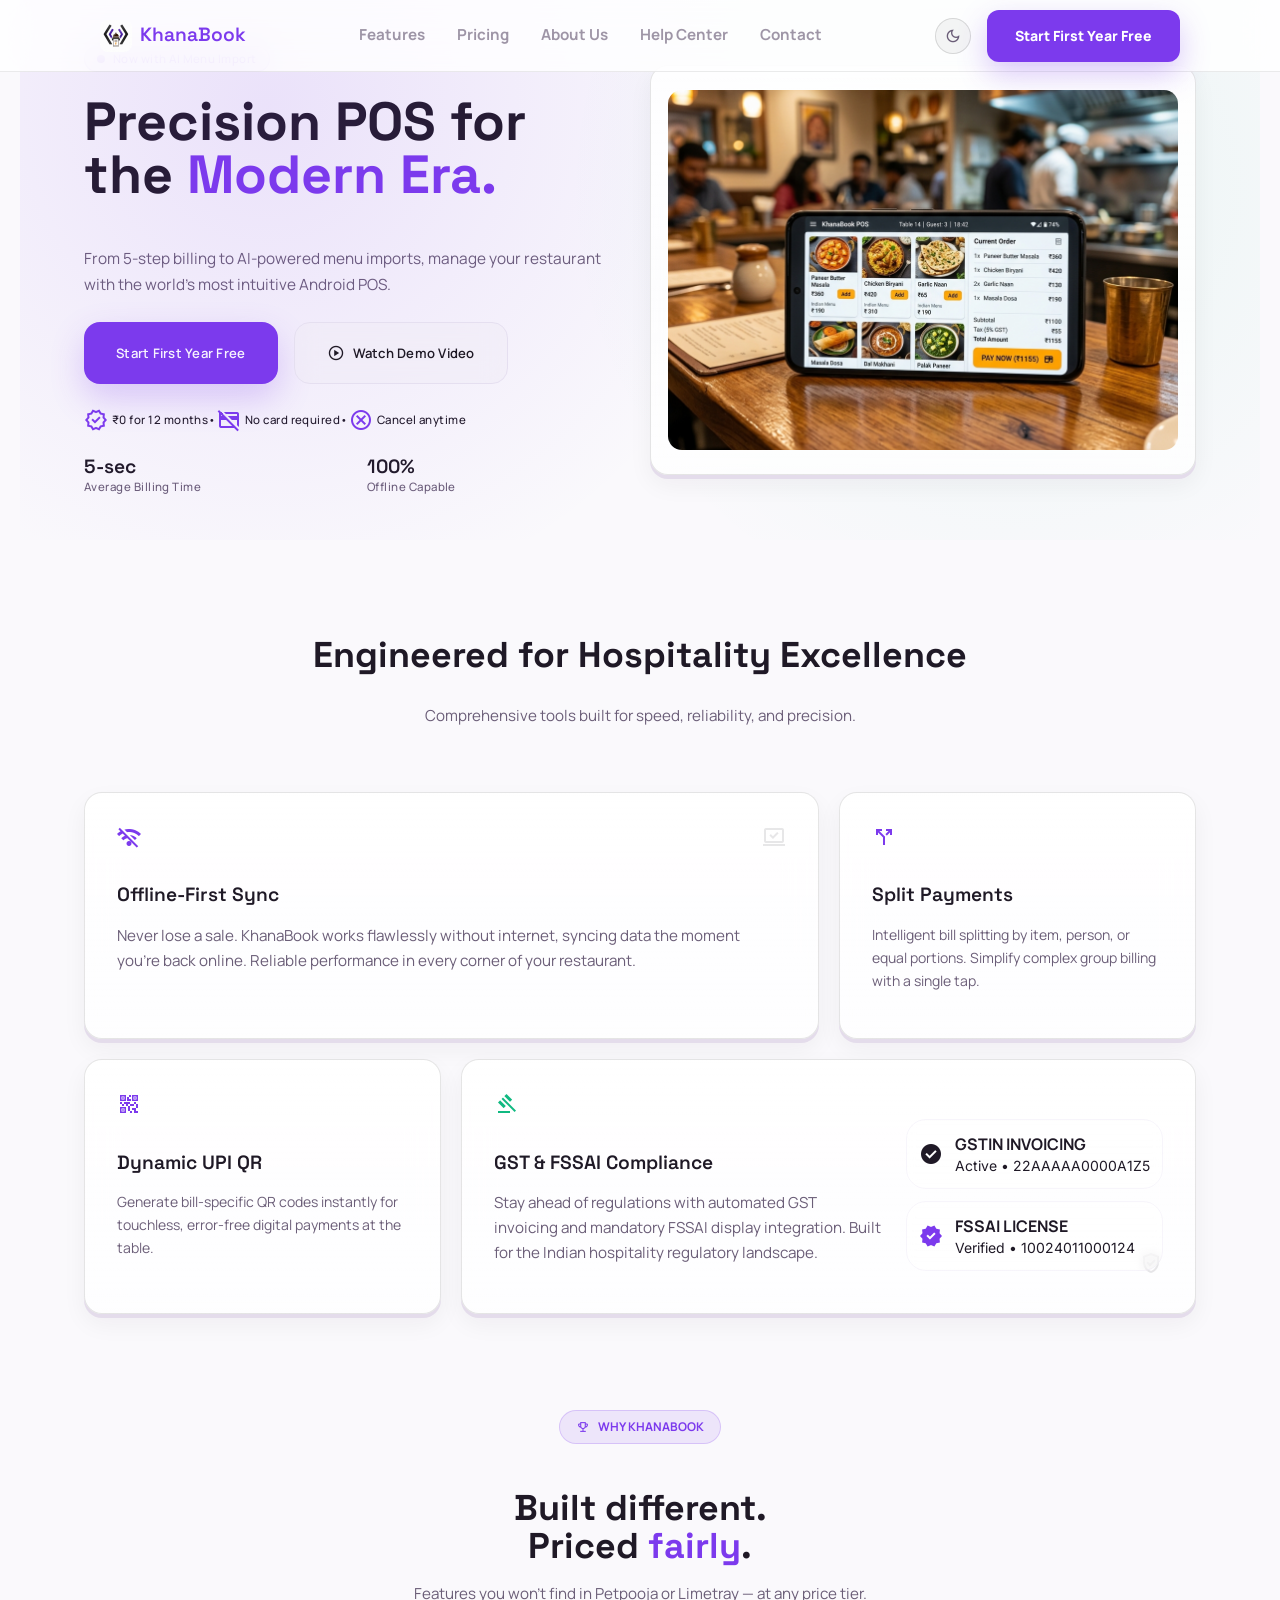
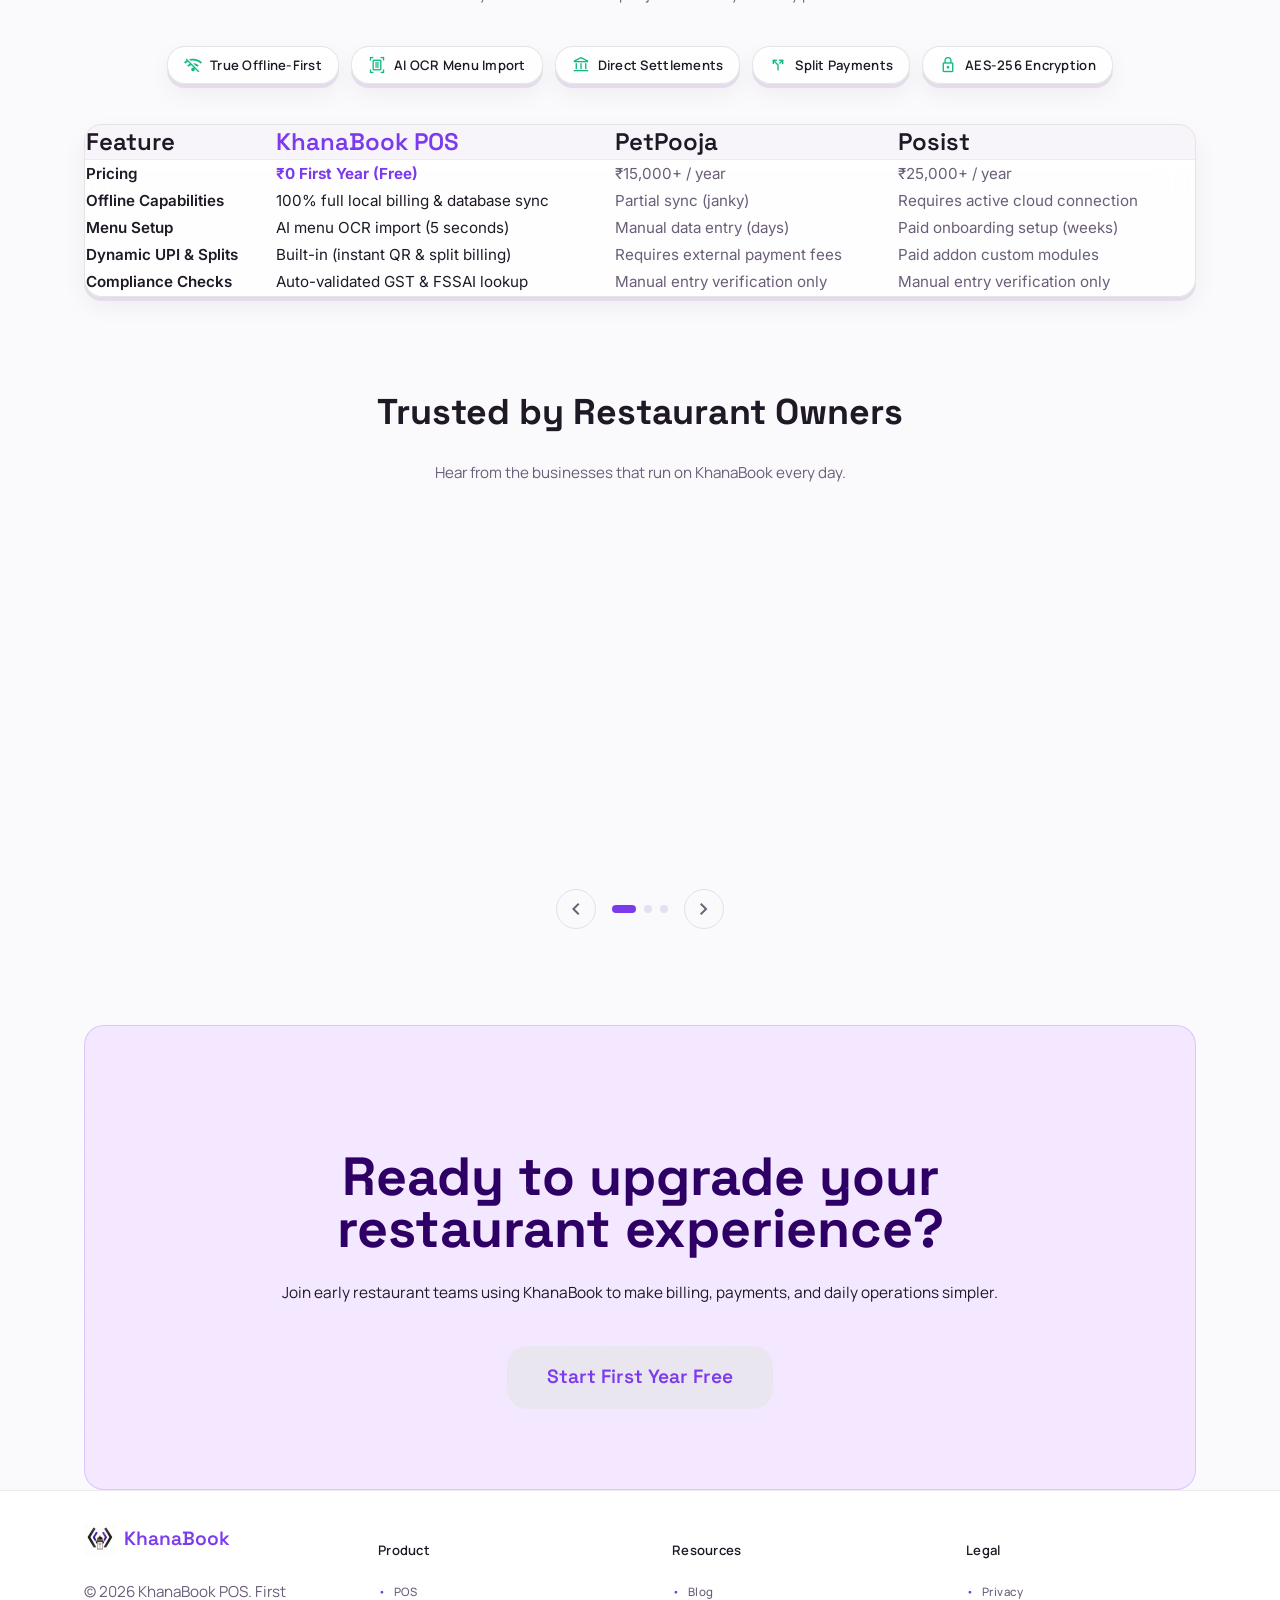
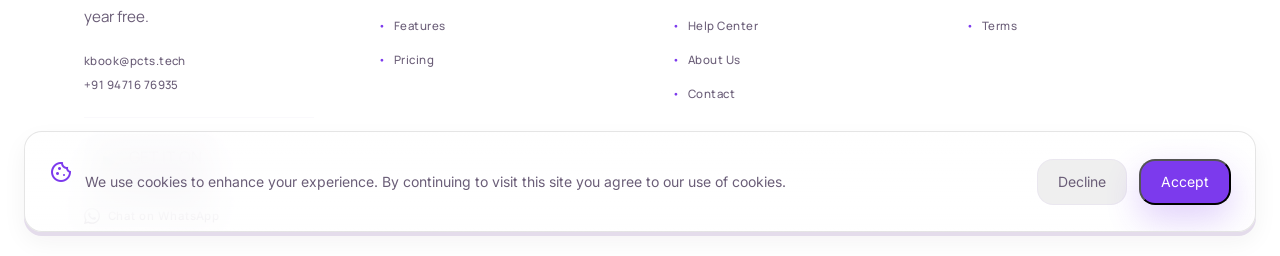
<file: index.html>
<!DOCTYPE html>
<html lang="en">

<head>
  <meta charset="utf-8">
  <meta name="viewport" content="width=device-width, initial-scale=1.0">
  <title>KhanaBook | Android POS for Indian Restaurants</title>
  <meta name="description"
    content="KhanaBook POS for Indian restaurants. Start with the first year free and get offline-first billing, AI menu import, UPI payments, GST tools, and reports.">
  <meta property="og:title" content="KhanaBook | Android POS for Indian Restaurants">
  <meta property="og:type" content="website">
  <meta property="og:description"
    content="KhanaBook POS for Indian restaurants. Start with the first year free and get offline-first billing, AI menu import, UPI payments, GST tools, and reports.">
  <meta name="twitter:card" content="summary_large_image">
  <meta name="twitter:image" content="assets/social_card.png">
  <meta property="og:image" content="assets/social_card.png">
  <link rel="icon" type="image/png" href="assets/khanabook_logo_header.png">

  <link rel="preconnect" href="https://fonts.googleapis.com">
  <link rel="preconnect" href="https://fonts.gstatic.com" crossorigin>
  <link
    href="https://fonts.googleapis.com/css2?family=Inter:wght@300;400;500;600;700;800;900&family=Material+Symbols+Outlined:opsz,wght,FILL,GRAD@20..48,100..700,0..1,-50..200&display=swap"
    rel="stylesheet">

  <!-- Consolidated Stylesheets -->
  <link rel="stylesheet" href="css/home.css">
  <link rel="stylesheet" href="css/khanabook-premium.css">
  <link rel="stylesheet" href="css/features.css">
  <link rel="stylesheet" href="css/pricing-plans.css">

  <script>
    (function () {
      try {
        var theme = localStorage.getItem('khana-theme') || (window.matchMedia('(prefers-color-scheme: dark)').matches ? 'dark' : 'light');
        if (theme === 'dark') document.documentElement.classList.add('dark');
      } catch (e) { }
    })();
  </script>
</head>

<body class="overflow-x-hidden bg-background text-on-surface font-body-base" data-page-version="1.1.0">

  <!-- Global Top Navigation Bar -->
  <nav class="fixed top-0 w-full z-50 bg-surface/80 backdrop-blur-md border-b border-outline-variant/30 h-16">
    <div class="flex justify-between items-center max-w-7xl mx-auto px-6 h-full">
      <a href="#/" data-link="home"
        class="flex items-center gap-2 font-headline-md text-headline-md font-bold text-primary focus:outline-none"
        style="text-decoration: none;">
        <img src="assets/khanabook_logo.png" alt="KhanaBook Logo" class="h-8 w-auto shrink-0" width="32" height="32">
        KhanaBook
      </a>
      <div class="hidden md:flex items-center gap-8">
        <a href="#/features"
          class="nav-link font-body-base text-body-base text-on-surface-variant hover:text-primary transition-colors focus:outline-none"
          data-link="features">Features</a>
        <a href="#/pricing-plans"
          class="nav-link font-body-base text-body-base text-on-surface-variant hover:text-primary transition-colors focus:outline-none"
          data-link="pricing-plans">Pricing</a>
        <a href="#/our-story"
          class="nav-link font-body-base text-body-base text-on-surface-variant hover:text-primary transition-colors focus:outline-none"
          data-link="our-story">About Us</a>
        <a href="#/help-center"
          class="nav-link font-body-base text-body-base text-on-surface-variant hover:text-primary transition-colors focus:outline-none"
          data-link="help-center">Help Center</a>
        <a href="#/get-started"
          class="nav-link font-body-base text-body-base text-on-surface-variant hover:text-primary transition-colors focus:outline-none"
          data-link="get-started">Contact</a>
      </div>
      <div class="flex items-center gap-4">
        <button id="theme-toggle-btn"
          class="w-9 h-9 rounded-full flex items-center justify-center border border-outline-variant/50 hover:border-primary transition-colors bg-surface-container/50 cursor-pointer"
          aria-label="Toggle theme">
          <span class="material-symbols-outlined text-lg text-on-surface-variant" id="theme-icon">light_mode</span>
        </button>
        <a href="#/get-started" data-link="get-started" class="nav-cta hidden md:inline-block cursor-pointer"
          style="text-decoration: none;">Start First Year Free</a>
        <button id="hamburger-trigger" aria-expanded="false"
          class="md:hidden w-9 h-9 rounded-full flex items-center justify-center border border-outline-variant/50 hover:border-primary transition-colors bg-surface-container/50 text-on-surface-variant cursor-pointer"
          aria-label="Toggle navigation menu">
          <span class="material-symbols-outlined text-lg" id="mobile-menu-icon">menu</span>
        </button>
      </div>
    </div>
  </nav>

  <!-- Global Mobile Drawer -->
  <div id="mobile-drawer" aria-hidden="true"
    class="hidden fixed top-16 left-0 w-full bg-surface/95 backdrop-blur-md border-b border-outline-variant/30 z-40 py-4 px-6 flex flex-col gap-1 shadow-lg md:hidden">
    <a href="#/" class="nav-link text-left py-2.5 w-full block" data-link="home">Home</a>
    <a href="#/features" class="nav-link text-left py-2.5 w-full block" data-link="features">Features</a>
    <a href="#/pricing-plans" class="nav-link text-left py-2.5 w-full block" data-link="pricing-plans">Pricing</a>
    <a href="#/our-story" class="nav-link text-left py-2.5 w-full block" data-link="our-story">About Us</a>
    <a href="#/help-center" class="nav-link text-left py-2.5 w-full block" data-link="help-center">Help Center</a>
    <a href="#/get-started" class="nav-link text-left py-2.5 w-full block" data-link="get-started">Contact</a>
    <a href="#/get-started" data-link="get-started" class="mobile-cta mt-2 w-full text-center cursor-pointer block"
      style="text-decoration: none;">Start First Year Free</a>
  </div>

  <!-- Dynamic Content Area -->
  <main id="app-content"></main>

  <!-- Global Footer -->
  <footer class="bg-surface-container-lowest dark:bg-surface-dim border-t border-outline-variant/20 w-full py-stack-lg">
    <div class="grid grid-cols-1 md:grid-cols-4 gap-gutter px-margin-desktop max-w-7xl mx-auto">
      <div class="space-y-6">
        <a href="#/" data-link="home"
          class="flex items-center gap-2 font-headline-md text-headline-md font-bold text-primary mb-4"
          style="text-decoration: none; border: none; background: none; padding: 0;">
          <img src="assets/khanabook_logo.png" alt="KhanaBook Logo" class="h-8 w-auto shrink-0" width="32" height="32">
          KhanaBook
        </a>
        <p class="text-body-md font-body-md text-on-surface-variant">© <span class="copyright-year">2026</span>
          KhanaBook POS. First year free.</p>
        <div class="flex flex-col gap-2 mt-4">
          <a class="text-on-surface-variant dark:text-slate-gray hover:text-primary transition-all text-label-sm font-label-sm focus-visible:outline-2 focus-visible:outline-primary focus-visible:outline-offset-2 rounded"
            href="mailto:kbook@pcts.tech">kbook@pcts.tech</a>
          <a class="text-on-surface-variant dark:text-slate-gray hover:text-primary transition-all text-label-sm font-label-sm focus-visible:outline-2 focus-visible:outline-primary focus-visible:outline-offset-2 rounded"
            href="tel:9471676935">+91 94716 76935</a>
        </div>
        <div class="flex flex-col gap-3 mt-4 pt-4 border-t border-outline-variant/20">
          <a href="https://play.google.com/store/apps/details?id=tech.pcts.khanabook" target="_blank" rel="noopener"
            class="inline-flex items-center gap-2 px-4 py-2.5 rounded-xl 
                    bg-surface-container-high border border-outline-variant/50 
                    hover:border-primary transition-colors w-fit group" style="text-decoration: none;">
            <svg width="20" height="20" viewBox="0 0 24 24" fill="none" xmlns="http://www.w3.org/2000/svg">
              <path d="M3.18 23.76a2 2 0 0 1-.68-1.53V1.77A2 2 0 0 1 3.18.24L13.41 12 3.18 23.76z" fill="#4CAF50" />
              <path d="M16.9 15.51 4.94 22.19l-.9.52 9.37-10.71 3.49 3.51z" fill="#F44336" />
              <path d="M20.57 10.16A2 2 0 0 1 21.5 12a2 2 0 0 1-.93 1.84l-2.82 1.63-3.74-3.47 3.74-3.47 2.82 1.63z"
                fill="#FFC107" />
              <path d="M4.04 1.29 16.9 8.49l-3.49 3.51L4.04 1.29z" fill="#2196F3" />
            </svg>
            <div>
              <div class="text-[9px] text-on-surface-variant uppercase tracking-wider">Get it on</div>
              <div class="text-label-sm font-bold text-on-surface group-hover:text-primary transition-colors">Google
                Play</div>
            </div>
          </a>
          <a href="https://wa.me/919471676935?text=Hi%2C%20I%27m%20interested%20in%20KhanaBook%20POS" target="_blank"
            rel="noopener"
            class="inline-flex items-center gap-2 text-label-sm text-on-surface-variant hover:text-primary transition-colors group"
            style="text-decoration: none;">
            <svg width="16" height="16" viewBox="0 0 24 24" fill="currentColor"
              class="text-[#25D366] group-hover:text-primary transition-colors" xmlns="http://www.w3.org/2000/svg">
              <path
                d="M17.472 14.382c-.297-.149-1.758-.867-2.03-.967-.273-.099-.471-.148-.67.15-.197.297-.767.966-.94 1.164-.173.199-.347.223-.644.075-.297-.15-1.255-.463-2.39-1.475-.883-.788-1.48-1.761-1.653-2.059-.173-.297-.018-.458.13-.606.134-.133.298-.347.446-.52.149-.174.198-.298.298-.497.099-.198.05-.371-.025-.52-.075-.149-.669-1.612-.916-2.207-.242-.579-.487-.5-.669-.51-.173-.008-.371-.01-.57-.01-.198 0-.52.074-.792.372-.272.297-1.04 1.016-1.04 2.479 0 1.462 1.065 2.875 1.213 3.074.149.198 2.096 3.2 5.077 4.487.709.306 1.262.489 1.694.625.712.227 1.36.195 1.871.118.571-.085 1.758-.719 2.006-1.413.248-.694.248-1.289.173-1.413-.074-.124-.272-.198-.57-.347m-5.421 7.403h-.004a9.87 9.87 0 0 1-5.031-1.378l-.361-.214-3.741.982.998-3.648-.235-.374a9.86 9.86 0 0 1-1.51-5.26c.001-5.45 4.436-9.884 9.888-9.884 2.64 0 5.122 1.03 6.988 2.898a9.825 9.825 0 0 1 2.893 6.994c-.003 5.45-4.437 9.884-9.885 9.884m8.413-18.297A11.815 11.815 0 0 0 12.05 0C5.495 0 .16 5.335.157 11.892c0 2.096.547 4.142 1.588 5.945L.057 24l6.305-1.654a11.882 11.882 0 0 0 5.683 1.448h.005c6.554 0 11.89-5.335 11.893-11.893a11.821 11.821 0 0 0-3.48-8.413z" />
            </svg>
            Chat on WhatsApp
          </a>
        </div>
      </div>
      <div class="space-y-4">
        <h4 class="text-on-surface font-bold text-label-md font-label-md">Product</h4>
        <ul class="space-y-2">
          <li><a href="#/android-pos"
              class="text-on-surface-variant dark:text-slate-gray hover:underline decoration-primary transition-all text-label-sm font-label-sm"
              style="text-decoration: none;" data-link="android-pos">POS</a></li>
          <li><a href="#/features"
              class="text-on-surface-variant dark:text-slate-gray hover:underline decoration-primary transition-all text-label-sm font-label-sm"
              style="text-decoration: none;" data-link="features">Features</a></li>
          <li><a href="#/pricing-plans"
              class="text-on-surface-variant dark:text-slate-gray hover:underline decoration-primary transition-all text-label-sm font-label-sm"
              style="text-decoration: none;" data-link="pricing-plans">Pricing</a></li>
        </ul>
      </div>
      <div class="space-y-4">
        <h4 class="text-on-surface font-bold text-label-md font-label-md">Resources</h4>
        <ul class="space-y-2">
          <li><a href="#/blog"
              class="text-on-surface-variant dark:text-slate-gray hover:underline decoration-primary transition-all text-label-sm font-label-sm"
              style="text-decoration: none;" data-link="blog">Blog</a></li>
          <li><a href="#/help-center"
              class="text-on-surface-variant dark:text-slate-gray hover:underline decoration-primary transition-all text-label-sm font-label-sm"
              style="text-decoration: none;" data-link="help-center">Help Center</a></li>
          <li><a href="#/our-story"
              class="text-on-surface-variant dark:text-slate-gray hover:underline decoration-primary transition-all text-label-sm font-label-sm"
              style="text-decoration: none;" data-link="our-story">About Us</a></li>
          <li><a href="#/get-started"
              class="text-on-surface-variant dark:text-slate-gray hover:underline decoration-primary transition-all text-label-sm font-label-sm"
              style="text-decoration: none;" data-link="get-started">Contact</a></li>
        </ul>
      </div>
      <div class="space-y-4">
        <h4 class="text-on-surface font-bold text-label-md font-label-md">Legal</h4>
        <ul class="space-y-2">
          <li><a href="#/legal-privacy"
              class="text-on-surface-variant dark:text-slate-gray hover:underline decoration-primary transition-all text-label-sm font-label-sm"
              style="text-decoration: none;" data-link="legal-privacy">Privacy</a></li>
          <li><a href="#/legal-privacy"
              class="text-on-surface-variant dark:text-slate-gray hover:underline decoration-primary transition-all text-label-sm font-label-sm"
              style="text-decoration: none;" data-link="legal-privacy" data-hash="terms">Terms</a></li>
        </ul>
      </div>
    </div>
  </footer>

  <!-- Global Cookie Consent Banner -->
  <div id="cookie-banner" class="hidden fixed bottom-0 left-0 right-0 z-[200] p-4 md:p-6">
    <div
      class="max-w-7xl mx-auto glass-card rounded-2xl p-4 md:p-6 flex flex-col md:flex-row items-start md:items-center justify-between gap-4 shadow-2xl border border-outline-variant/30">
      <div class="flex items-start gap-3 flex-1">
        <span class="material-symbols-outlined text-primary text-2xl shrink-0">cookie</span>
        <p class="text-body-sm text-on-surface-variant">We use cookies to enhance your experience. By continuing to
          visit this site you agree to our use of cookies.</p>
      </div>
      <div class="flex gap-3 shrink-0">
        <button id="cookie-decline"
          class="px-5 py-2.5 rounded-xl border border-outline-variant/50 text-body-sm text-on-surface-variant hover:bg-surface-container transition-all cursor-pointer">Decline</button>
        <button id="cookie-accept"
          class="px-5 py-2.5 rounded-xl bg-primary text-on-primary text-body-sm font-bold hover:brightness-110 transition-all violet-glow cursor-pointer">Accept</button>
      </div>
    </div>
  </div>

  <!-- Global Lead Capture Modal -->
  <div id="lead-modal"
    class="hidden fixed inset-0 z-[250] flex items-end md:items-center justify-center bg-black/60 backdrop-blur-sm p-4"
    inert aria-hidden="true">
    <div class="glass-card rounded-3xl p-8 max-w-md w-full relative animate-fadeInUp">
      <button id="lead-close-btn"
        class="absolute top-4 right-4 w-8 h-8 rounded-full border border-outline-variant flex items-center justify-center hover:border-primary transition-colors cursor-pointer"
        aria-label="Close waitlist modal">
        <span class="material-symbols-outlined text-sm text-on-surface-variant">close</span>
      </button>
      <div class="w-14 h-14 rounded-2xl bg-primary/10 flex items-center justify-center mb-4">
        <span class="material-symbols-outlined text-primary text-[28px]" style="font-variation-settings:'FILL' 1"
          aria-hidden="true">restaurant</span>
      </div>
      <h3 class="text-headline-md font-headline-md text-on-surface mb-2">
        Start First Year Free
      </h3>
      <p class="text-body-sm text-on-surface-variant mb-6">
        Join the launch list — eligible restaurants get the first year free when onboarding opens in your city.
      </p>
      <input type="tel" id="lead-phone" placeholder="+91 your WhatsApp number"
        class="w-full px-4 py-3 rounded-xl border border-outline-variant bg-surface-container text-on-surface text-body-sm focus:outline-none focus:border-primary transition-colors mb-3">
      <button id="lead-submit-btn"
        class="w-full bg-primary text-on-primary py-3 rounded-xl font-label-md text-label-md hover:brightness-105 transition-all violet-glow cursor-pointer">
        Join Waitlist →
      </button>
      <p class="text-label-sm text-on-surface-variant text-center mt-3">
        No spam. WhatsApp only. Unsubscribe anytime.
      </p>
    </div>
  </div>

  <!-- Global Scroll to Top Button -->
  <button id="scroll-to-top" aria-label="Scroll to top" class="cursor-pointer">
    <span class="material-symbols-outlined">arrow_upward</span>
  </button>

  <script type="module" src="js/app.js"></script>
</body>

</html>
</file>
<file: css/home.css>
/* ===== KhanaBook Premium 3D Vanilla CSS Design System ===== */

/* Typography Imports */

:root {
  /* Spacing Scale Tokens */
  --space-gap-desktop: 96px;
  --space-gap-mobile: 56px;
  --section-gap: var(--space-gap-desktop);

  /* Fluid Typography Scale (WCAG Conformant Bounds) */
  --text-headline-xl: clamp(2.000rem, 4.5vw, 3.500rem);
  --text-headline-lg: clamp(1.500rem, 3.0vw, 2.250rem);
  --text-headline-md: clamp(1.200rem, 2.0vw, 1.500rem);
  --text-body-lg:     clamp(0.938rem, 1.2vw, 1.063rem);
  /* Color System — Violet-Teal (Light Theme) */
  --color-primary: #7C3AED;
  --color-primary-dark: #5B21B6; /* Solid bottom border for 3D buttons */
  --color-primary-container: #F3E8FF;
  --color-on-primary: #FFFFFF;
  --color-on-primary-container: #2E0066;
  --color-secondary: #06B6D4;
  --color-secondary-dark: #0891B2;
  --color-secondary-container: #CFFAFE;
  --color-on-secondary: #FFFFFF;
  --color-on-secondary-container: #083344;
  --color-accent: #F59E0B;
  --color-success: #10B981;
  --color-error: #EF4444;
  --color-error-container: #FEE2E2;
  --color-on-error: #FFFFFF;
  --color-on-error-container: #7F1D1D;
  
  --color-background: #FAF9FC;
  --color-surface: #FFFFFF;
  --color-surface-dim: #EAE6F0;
  --color-surface-bright: #FFFFFF;
  --color-surface-container-lowest: #FFFFFF;
  --color-surface-container-low: #F6F3FA;
  --color-surface-container: #F0ECF6;
  --color-surface-container-high: #EAE6F0;
  --color-surface-container-highest: #E4DCEB;
  --color-surface-variant: #F0ECF6;
  
  --color-on-surface: #1F1926;
  --color-on-surface-variant: #574A64;
  --color-outline: #A396B2;
  --color-outline-variant: #E5DFF0;
  
  --color-slate-gray: #475569; /* WCAG Compliant */
  --color-tertiary: #10B981;
  --color-tertiary-container: #D1FAE5;
  --color-on-tertiary: #FFFFFF;
  --color-on-tertiary-container: #064E3B;
  
  --color-midnight-surface: #F3E8FF;
  --color-midnight-elevated: #E8D5FF;
  --color-theme-glow: rgba(124, 58, 237, 0.12);
  
  --radius-xs: 6px;
  --radius-sm: 10px;
  --radius-md: 12px;
  --radius-lg: 16px;
  --radius-xl: 20px;
  --radius-2xl: 28px;
  --radius-3xl: 36px;
  --radius-full: 9999px;
  
  /* 3D Elevation Shadows */
  --shadow-3d: 0 4px 0 var(--color-surface-container-highest), 0 10px 25px rgba(31, 25, 38, 0.05);
  --shadow-3d-hover: 0 12px 0 var(--color-surface-container-highest), 0 20px 40px rgba(124, 58, 237, 0.08);
}

.dark {
  /* Color System — Violet-Teal (Dark Theme) */
  --color-primary: #9F67FF;
  --color-primary-dark: #6D28D9;
  --color-primary-container: #2A1055;
  --color-on-primary: #1C003D;
  --color-on-primary-container: #E8D5FF;
  --color-secondary: #22D3EE;
  --color-secondary-dark: #0891B2;
  --color-secondary-container: #083344;
  --color-on-secondary: #003642;
  --color-on-secondary-container: #CFFAFE;
  --color-accent: #FBBF24;
  --color-success: #34D399;
  --color-error: #F87171;
  --color-error-container: #7F1D1D;
  --color-on-error: #450000;
  --color-on-error-container: #FEE2E2;
  
  --color-background: #0E0C12;
  --color-surface: #16131C;
  --color-surface-dim: #0E0C12;
  --color-surface-bright: #2B2636;
  --color-surface-container-lowest: #070509;
  --color-surface-container-low: #1B1723;
  --color-surface-container: #211D2A;
  --color-surface-container-high: #2C2738;
  --color-surface-container-highest: #373046;
  --color-surface-variant: #373046;
  
  --color-on-surface: #F3EEF8;
  --color-on-surface-variant: #CBBFDC;
  --color-outline: #7C6E8F;
  --color-outline-variant: #3C344E;
  
  --color-slate-gray: #94A3B8;
  --color-tertiary: #34D399;
  --color-tertiary-container: #064E3B;
  --color-on-tertiary: #022C22;
  --color-on-tertiary-container: #D1FAE5;
  
  --color-midnight-surface: #1B1723;
  --color-midnight-elevated: #282234;
  --color-theme-glow: rgba(159, 103, 255, 0.08);
  
  --shadow-3d: 0 4px 0 var(--color-surface-container-lowest), 0 10px 25px rgba(0, 0, 0, 0.2);
  --shadow-3d-hover: 0 12px 0 var(--color-surface-container-lowest), 0 20px 40px rgba(159, 103, 255, 0.06);
}

/* Base Body Resets */
*, *::before, *::after {
  box-sizing: border-box;
}
body {
  background-color: var(--color-background);
  color: var(--color-on-surface);
  font-family: 'Inter', sans-serif;
  margin: 0;
  padding: 0;
  line-height: 1.5;
  transition: background-color 300ms ease, color 300ms ease;
  overflow-x: hidden;
  perspective: 1200px;
}

/* Accessibility Focus-visible */
:focus-visible {
  outline: 2px solid var(--color-primary);
  outline-offset: 2px;
  border-radius: 4px;
}
button:focus-visible, a:focus-visible {
  outline-offset: 3px;
}

/* Cursors */
a, button, select, input, textarea, summary, [role="button"] {
  cursor: pointer;
}
a { text-decoration: none; }  /* Global: no underlines on any link */
input[type="text"], input[type="email"], input[type="tel"], input[type="number"], textarea {
  cursor: text;
}

/* Typography Classes */
.font-bold { font-weight: 700; }
.font-semibold { font-weight: 600; }
.font-extrabold { font-weight: 800; }
.italic { font-style: italic; }
.uppercase { text-transform: uppercase; }
.lowercase { text-transform: lowercase; }
.capitalize { text-transform: capitalize; }
.leading-relaxed { line-height: 1.625; }
.leading-tight { line-height: 1.25; }
.text-center { text-align: center; }
.text-left { text-align: left; }
.text-right { text-align: right; }
.whitespace-nowrap { white-space: nowrap; }
.truncate { overflow: hidden; text-overflow: ellipsis; white-space: nowrap; }

/* Font Scales */
.font-body-base, .text-body-base { font-family: 'Inter', sans-serif; font-size: 16px; line-height: 24px; font-weight: 400; }
.font-body-bold, .text-body-bold { font-family: 'Inter', sans-serif; font-size: 16px; line-height: 24px; font-weight: 600; }
.font-body-lg, .text-body-lg { font-family: 'Inter', sans-serif; font-size: var(--text-body-lg); line-height: 1.7; font-weight: 400; }
.font-body-md, .text-body-md { font-family: 'Inter', sans-serif; font-size: 16px; line-height: 24px; font-weight: 400; }
.font-body-sm, .text-body-sm { font-family: 'Inter', sans-serif; font-size: 14px; line-height: 20px; font-weight: 400; }
.font-label-md, .text-label-md { font-family: 'Inter', sans-serif; font-size: 14px; line-height: 20px; letter-spacing: 0.02em; font-weight: 600; }
.font-label-sm, .text-label-sm { font-family: 'Inter', sans-serif; font-size: 12px; line-height: 16px; letter-spacing: 0.04em; font-weight: 500; }
.font-label-caps, .text-label-caps { font-family: 'Inter', sans-serif; font-size: 12px; line-height: 16px; letter-spacing: 0.08em; font-weight: 600; text-transform: uppercase; }
.font-stat-lg, .text-stat-lg { font-family: 'Inter', sans-serif; font-size: 36px; line-height: 40px; font-weight: 700; }
.font-headline-xl, .text-headline-xl { font-family: 'Inter', sans-serif; font-size: var(--text-headline-xl); line-height: 1.15; font-weight: 700; }
.font-headline-lg, .text-headline-lg { font-family: 'Inter', sans-serif; font-size: var(--text-headline-lg); line-height: 1.25; font-weight: 600; }
.font-headline-md, .text-headline-md { font-family: 'Inter', sans-serif; font-size: var(--text-headline-md); line-height: 1.35; font-weight: 600; }
.font-display-lg, .text-display-lg { font-family: 'Inter', sans-serif; font-size: 48px; line-height: 56px; letter-spacing: -0.02em; font-weight: 700; }
.font-display-lg-mobile, .text-display-lg-mobile { font-family: 'Inter', sans-serif; font-size: 32px; line-height: 40px; letter-spacing: -0.01em; font-weight: 600; }
.font-display-md, .text-display-md { font-family: 'Inter', sans-serif; font-size: 36px; line-height: 44px; letter-spacing: -0.01em; font-weight: 700; }

.text-xs { font-size: 0.75rem; line-height: 1rem; }
.text-sm { font-size: 0.875rem; line-height: 1.25rem; }
.text-base { font-size: 1rem; line-height: 1.5rem; }
.text-lg { font-size: 1.125rem; line-height: 1.75rem; }
.text-md { font-size: 1rem; line-height: 1.5rem; }
.text-xl { font-size: 1.25rem; line-height: 1.75rem; }
.text-2xl { font-size: 1.5rem; line-height: 2rem; }
.text-3xl { font-size: 1.875rem; line-height: 2.25rem; }
.text-4xl { font-size: 2.25rem; line-height: 2.5rem; }
.text-6xl { font-size: 3.75rem; line-height: 1; }

.text-primary { color: var(--color-primary); }
.text-on-primary { color: var(--color-on-primary); }
.text-on-surface { color: var(--color-on-surface); }
.text-on-surface-variant { color: var(--color-on-surface-variant); }
.text-outline { color: var(--color-outline); }
.text-outline-variant { color: var(--color-outline-variant); }
.text-error { color: var(--color-error); }
.text-slate-gray { color: var(--color-slate-gray); }
.text-tertiary { color: var(--color-tertiary); }
.text-green-500 { color: #10B981; }

/* Layout Utilities */
.flex { display: flex; }
.inline-flex { display: inline-flex; }
.flex-col { flex-direction: column; }
.flex-row { flex-direction: row; }
.flex-1 { flex: 1 1 0%; }
.flex-grow { flex-grow: 1; }
.flex-shrink-0 { flex-shrink: 0; }
.flex-wrap { flex-wrap: wrap; }
.items-center { align-items: center; }
.items-start { align-items: flex-start; }
.items-end { align-items: flex-end; }
.items-baseline { align-items: baseline; }
.justify-between { justify-content: space-between; }
.justify-center { justify-content: center; }
.justify-end { justify-content: flex-end; }

.grid { display: grid; }
.grid-cols-1 { grid-template-columns: repeat(1, minmax(0, 1fr)); }
.grid-cols-2 { grid-template-columns: repeat(2, minmax(0, 1fr)); }
.grid-cols-3 { grid-template-columns: repeat(3, minmax(0, 1fr)); }

.hidden { display: none; }
.block { display: block; }
.inline-block { display: inline-block; }

.relative { position: relative; }
.absolute { position: absolute; }
.fixed { position: fixed; }
.sticky { position: sticky; }
.inset-0 { top: 0; right: 0; bottom: 0; left: 0; }

.top-0 { top: 0; }
.top-1 { top: 0.25rem; }
.top-4 { top: 1rem; }
.top-12 { top: 3rem; }
.top-16 { top: 4rem; }
.top-32 { top: 8rem; }
.bottom-0 { bottom: 0; }
.bottom-10 { bottom: 2.5rem; }
.left-0 { left: 0; }
.left-1 { left: 0.25rem; }
.left-4 { left: 1rem; }
.right-0 { right: 0; }
.right-4 { right: 1rem; }
.right-10 { right: 2.5rem; }

.z-0 { z-index: 0; }
.z-10 { z-index: 10; }
.z-40 { z-index: 40; }
.z-50 { z-index: 50; }
.z-\[200\] { z-index: 200; }
.z-\[250\] { z-index: 250; }
.z-\[300\] { z-index: 300; }

.w-full { width: 100%; }
.w-auto { width: auto; }
.w-fit { width: fit-content; }
.w-px { width: 1px; }
.w-0\.5 { width: 0.125rem; }
.w-2 { width: 0.5rem; }
.w-2\.5 { width: 0.625rem; }
.w-4 { width: 1rem; }
.w-5 { width: 1.25rem; }
.w-6 { width: 1.5rem; }
.w-8 { width: 2rem; }
.w-9 { width: 2.25rem; }
.w-10 { width: 2.5rem; }
.w-12 { width: 3rem; }
.w-14 { width: 3.5rem; }
.w-16 { width: 4rem; }
.w-20 { width: 5rem; }
.w-24 { width: 6rem; }
.w-32 { width: 8rem; }
.w-48 { width: 12rem; }
.w-64 { width: 16rem; }
.w-\[500px\] { width: 500px; }
.w-\[75\%\] { width: 75%; }
.w-\[85\%\] { width: 85%; }

.h-full { height: 100%; }
.h-auto { height: auto; }
.h-px { height: 1px; }
.h-1 { height: 0.25rem; }
.h-1\.5 { height: 0.375rem; }
.h-2 { height: 0.5rem; }
.h-2\.5 { height: 0.625rem; }
.h-4 { height: 1rem; }
.h-5 { height: 1.25rem; }
.h-6 { height: 1.5rem; }
.h-7 { height: 1.75rem; }
.h-8 { height: 2rem; }
.h-9 { height: 2.25rem; }
.h-10 { height: 2.5rem; }
.h-12 { height: 3rem; }
.h-14 { height: 3.5rem; }
.h-16 { height: 4rem; }
.h-20 { height: 5rem; }
.h-24 { height: 6rem; }
.h-40 { height: 10rem; }
.h-48 { height: 12rem; }
.h-64 { height: 16rem; }
.h-\[2px\] { height: 2px; }
.h-\[40\%\] { height: 40%; }
.h-\[50\%\] { height: 50%; }
.h-\[70\%\] { height: 70%; }
.h-\[90\%\] { height: 90%; }
.h-\[420px\] { height: 420px; }
.h-\[48px\] { height: 48px; }
.h-\[500px\] { height: 500px; }
.h-\[600px\] { height: 600px; }

/* Spacing Utilities */
.gap-1 { gap: 0.25rem; }
.gap-1\.5 { gap: 0.375rem; }
.gap-2 { gap: 0.5rem; }
.gap-3 { gap: 0.75rem; }
.gap-4 { gap: 1rem; }
.gap-6 { gap: 1.5rem; }
.gap-8 { gap: 2rem; }
.gap-10 { gap: 2.5rem; }
.gap-12 { gap: 3rem; }
.gap-16 { gap: 4rem; }

.gap-xs { gap: 0.25rem; }
.gap-sm { gap: 0.5rem; }
.gap-md { gap: 1rem; }
.gap-lg { gap: 1.5rem; }
.gap-xl { gap: 2rem; }
.gap-gutter { gap: 1.5rem; }
.gap-section-mobile { gap: 60px; }

/* Margin */
.m-0 { margin: 0; }
.mx-auto { margin-left: auto; margin-right: auto; }
.ml-auto { margin-left: auto; }
.mt-auto { margin-top: auto; }

.mt-1 { margin-top: 0.25rem; }
.mt-2 { margin-top: 0.5rem; }
.mt-3 { margin-top: 0.75rem; }
.mt-4 { margin-top: 1rem; }
.mt-6 { margin-top: 1.5rem; }
.mt-8 { margin-top: 2rem; }
.mt-10 { margin-top: 2.5rem; }
.mt-32 { margin-top: 8rem; }
.mt-40 { margin-top: 10rem; }
.mt-xs { margin-top: 0.25rem; }
.mt-sm { margin-top: 0.5rem; }
.mt-md { margin-top: 1rem; }
.mt-lg { margin-top: 1.5rem; }
.mt-xl { margin-top: 2rem; }
.mt-section-mobile { margin-top: 60px; }

.mb-0.5 { margin-bottom: 0.125rem; }
.mb-1 { margin-bottom: 0.25rem; }
.mb-2 { margin-bottom: 0.5rem; }
.mb-3 { margin-bottom: 0.75rem; }
.mb-4 { margin-bottom: 1rem; }
.mb-6 { margin-bottom: 1.5rem; }
.mb-8 { margin-bottom: 2rem; }
.mb-10 { margin-bottom: 2.5rem; }
.mb-12 { margin-bottom: 3rem; }
.mb-16 { margin-bottom: 4rem; }
.mb-20 { margin-bottom: 5rem; }
.mb-32 { margin-bottom: 8rem; }
.mb-\[80px\] { margin-bottom: 80px; }
.mb-xs { margin-bottom: 0.25rem; }
.mb-sm { margin-bottom: 0.5rem; }
.mb-md { margin-bottom: 1rem; }
.mb-lg { margin-bottom: 1.5rem; }
.mb-xl { margin-bottom: 2rem; }
.mb-section-desktop { margin-bottom: 120px; }
.mb-section-mobile { margin-bottom: 60px; }

.ml-1\.5 { margin-left: 0.375rem; }
.my-xl { margin-top: 2rem; margin-bottom: 2rem; }

/* Padding */
.p-2 { padding: 0.5rem; }
.p-3 { padding: 0.75rem; }
.p-4 { padding: 1rem; }
.p-6 { padding: 1.5rem; }
.p-8 { padding: 2rem; }
.p-12 { padding: 3rem; }
.p-xs { padding: 0.25rem; }
.p-sm { padding: 0.5rem; }
.p-md { padding: 1rem; }
.p-lg { padding: 1.5rem; }
.p-xl { padding: 2rem; }

.px-2 { padding-left: 0.5rem; padding-right: 0.5rem; }
.px-2\.5 { padding-left: 0.625rem; padding-right: 0.625rem; }
.px-3 { padding-left: 0.75rem; padding-right: 0.75rem; }
.px-4 { padding-left: 1rem; padding-right: 1rem; }
.px-5 { padding-left: 1.25rem; padding-right: 1.25rem; }
.px-6 { padding-left: 1.5rem; padding-right: 1.5rem; }
.px-8 { padding-left: 2rem; padding-right: 2rem; }
.px-10 { padding-left: 2.5rem; padding-right: 2.5rem; }
.px-md { padding-left: 1rem; padding-right: 1rem; }
.px-xl { padding-left: 2rem; padding-right: 2rem; }

.py-0\.5 { padding-top: 0.125rem; padding-bottom: 0.125rem; }
.py-1 { padding-top: 0.25rem; padding-bottom: 0.25rem; }
.py-1\.5 { padding-top: 0.375rem; padding-bottom: 0.375rem; }
.py-2 { padding-top: 0.5rem; padding-bottom: 0.5rem; }
.py-2\.5 { padding-top: 0.625rem; padding-bottom: 0.625rem; }
.py-3 { padding-top: 0.75rem; padding-bottom: 0.75rem; }
.py-4 { padding-top: 1rem; padding-bottom: 1rem; }
.py-5 { padding-top: 1.25rem; padding-bottom: 1.25rem; }
.py-24 { padding-top: 6rem; padding-bottom: 6rem; }
.py-32 { padding-top: 8rem; padding-bottom: 8rem; }
.py-xs { padding-top: 0.25rem; padding-bottom: 0.25rem; }
.py-sm { padding-top: 0.5rem; padding-bottom: 0.5rem; }
.py-md { padding-top: 1rem; padding-bottom: 1rem; }
.py-lg { padding-top: 1.5rem; padding-bottom: 1.5rem; }
.py-xl { padding-top: 2rem; padding-bottom: 2rem; }
.py-stack-lg { padding-top: 2rem; padding-bottom: 2rem; }
.py-section-desktop { padding-top: 120px; padding-bottom: 120px; }

.pt-0 { padding-top: 0; }
.pt-4 { padding-top: 1rem; }
.pt-8 { padding-top: 2rem; }
.pt-16 { padding-top: 4rem; }
.pt-24 { padding-top: 6rem; }
.pt-32 { padding-top: 8rem; }
.pt-\[160px\] { padding-top: 160px; }
.pt-md { padding-top: 1rem; }
.pt-xl { padding-top: 2rem; }

.pb-1 { padding-bottom: 0.25rem; }
.pb-20 { padding-bottom: 5rem; }
.pb-24 { padding-bottom: 6rem; }
.pb-section-desktop { padding-bottom: 120px; }
.pl-12 { padding-left: 3rem; }
.pr-4 { padding-right: 1rem; }
.pr-md { padding-right: 1rem; }

/* Stack spacing */
.space-x-md > * + * { margin-left: 1rem; }
.space-y-2 > * + * { margin-top: 0.5rem; }
.space-y-3 > * + * { margin-top: 0.75rem; }
.space-y-4 > * + * { margin-top: 1rem; }
.space-y-6 > * + * { margin-top: 1.5rem; }
.space-y-8 > * + * { margin-top: 2rem; }
.space-y-sm > * + * { margin-top: 0.5rem; }
.space-y-md > * + * { margin-top: 1rem; }
.space-y-lg > * + * { margin-top: 1.5rem; }
.space-y-xl > * + * { margin-top: 2rem; }

/* Borders & Outline */
.border { border: 1px solid var(--color-outline-variant); }
.border-2 { border: 2px solid var(--color-outline-variant); }
.border-b { border-bottom: 1px solid var(--color-outline-variant); }
.border-t { border-top: 1px solid var(--color-outline-variant); }
.border-y { border-top: 1px solid var(--color-outline-variant); border-bottom: 1px solid var(--color-outline-variant); }
.border-l-2 { border-left: 2px solid var(--color-outline-variant); }
.border-none { border: none !important; }
.border-collapse { border-collapse: collapse; }
.border-\[\#2D333F\] { border-color: #2D333F; }

.border-primary { border-color: var(--color-primary); }
.border-surface { border-color: var(--color-surface); }
.border-background { border-color: var(--color-background); }
.border-outline { border-color: var(--color-outline); }
.border-outline-variant { border-color: var(--color-outline-variant); }

/* Opacity Borders */
.border-outline-variant\/10 { border-color: rgba(229, 223, 240, 0.1); }
.border-outline-variant\/20 { border-color: rgba(229, 223, 240, 0.2); }
.border-outline-variant\/30 { border-color: rgba(229, 223, 240, 0.3); }
.border-outline-variant\/40 { border-color: rgba(229, 223, 240, 0.4); }
.border-outline-variant\/50 { border-color: rgba(229, 223, 240, 0.5); }
.border-primary\/20 { border-color: rgba(124, 58, 237, 0.2); }
.border-primary\/30 { border-color: rgba(124, 58, 237, 0.3); }
.border-primary\/40 { border-color: rgba(124, 58, 237, 0.4); }
.border-white\/20 { border-color: rgba(255, 255, 255, 0.2); }
.border-white\/5 { border-color: rgba(255, 255, 255, 0.05); }

.outline-none { outline: none; }

/* Radius */
.rounded { border-radius: var(--radius-xs); }
.rounded-lg { border-radius: var(--radius-sm); }
.rounded-xl { border-radius: var(--radius-lg); }
.rounded-2xl { border-radius: var(--radius-xl); }
.rounded-3xl { border-radius: var(--radius-2xl); }
.rounded-full { border-radius: var(--radius-full); }
.rounded-\[10px\] { border-radius: 10px; }
.rounded-\[16px\] { border-radius: 16px; }
.rounded-\[1\.5rem\] { border-radius: 1.5rem; }
.rounded-\[2rem\] { border-radius: 2rem; }
.rounded-\[3rem\] { border-radius: 3rem; }

/* Background Colors */
.bg-background { background-color: var(--color-background); }
.bg-surface { background-color: var(--color-surface); }
.bg-surface-bright { background-color: var(--color-surface-bright); }
.bg-surface-dim { background-color: var(--color-surface-dim); }
.bg-primary { background-color: var(--color-primary); }
.bg-error { background-color: var(--color-error); }
.bg-error-container { background-color: var(--color-error-container); }
.bg-midnight-surface { background-color: var(--color-midnight-surface); }
.bg-midnight-elevated { background-color: var(--color-midnight-elevated); }
.bg-outline-variant { background-color: var(--color-outline-variant); }

.bg-surface-container { background-color: var(--color-surface-container); }
.bg-surface-container-low { background-color: var(--color-surface-container-low); }
.bg-surface-container-high { background-color: var(--color-surface-container-high); }
.bg-surface-container-highest { background-color: var(--color-surface-container-highest); }
.bg-surface-container-lowest { background-color: var(--color-surface-container-lowest); }
.bg-surface-variant { background-color: var(--color-surface-variant); }

/* Opacity Backgrounds */
.bg-black\/60 { background-color: rgba(0,0,0,0.6); }
.bg-black\/70 { background-color: rgba(0,0,0,0.7); }
.bg-primary\/5 { background-color: rgba(124, 58, 237, 0.05); }
.bg-primary\/10 { background-color: rgba(124, 58, 237, 0.1); }
.bg-primary\/12 { background-color: rgba(124, 58, 237, 0.12); }
.bg-primary\/20 { background-color: rgba(124, 58, 237, 0.2); }
.bg-green-500\/10 { background-color: rgba(16, 185, 129, 0.1); }
.bg-tertiary\/10 { background-color: rgba(16, 185, 129, 0.1); }
.bg-tertiary\/20 { background-color: rgba(16, 185, 129, 0.2); }
.bg-error-container\/10 { background-color: rgba(239, 68, 68, 0.1); }
.bg-error-container\/30 { background-color: rgba(239, 68, 68, 0.3); }
.bg-surface\/80 { background-color: rgba(255, 255, 255, 0.8); }
.dark .bg-surface\/80 { background-color: rgba(22, 19, 28, 0.8); }
.bg-surface\/95 { background-color: rgba(255, 255, 255, 0.95); }
.dark .bg-surface\/95 { background-color: rgba(22, 19, 28, 0.95); }
.bg-surface-container-high\/50 { background-color: rgba(234, 230, 240, 0.5); }
.dark .bg-surface-container-high\/50 { background-color: rgba(44, 39, 56, 0.5); }
.bg-surface-container\/50 { background-color: rgba(240, 236, 246, 0.5); }
.dark .bg-surface-container\/50 { background-color: rgba(33, 29, 42, 0.5); }
.bg-outline-variant\/30 { background-color: rgba(229, 223, 240, 0.3); }
.bg-outline-variant\/40 { background-color: rgba(229, 223, 240, 0.4); }

/* Gradients */
.bg-gradient-to-r { background-image: linear-gradient(to right, var(--tw-gradient-stops, transparent, transparent)); }
.bg-gradient-to-br { background-image: linear-gradient(to bottom right, var(--tw-gradient-stops, transparent, transparent)); }
.bg-gradient-to-t { background-image: linear-gradient(to top, var(--tw-gradient-stops, transparent, transparent)); }

.from-background { --tw-gradient-from: var(--color-background); --tw-gradient-stops: var(--tw-gradient-from), var(--tw-gradient-to, transparent); }
.from-primary\/20 { --tw-gradient-from: rgba(124, 58, 237, 0.2); --tw-gradient-stops: var(--tw-gradient-from), var(--tw-gradient-to, transparent); }
.from-transparent { --tw-gradient-from: transparent; --tw-gradient-stops: var(--tw-gradient-from), var(--tw-gradient-to, transparent); }
.from-surface-container-low { --tw-gradient-from: var(--color-surface-container-low); --tw-gradient-stops: var(--tw-gradient-from), var(--tw-gradient-to, transparent); }
.to-transparent { --tw-gradient-to: transparent; }
.to-primary\/5 { --tw-gradient-to: rgba(124, 58, 237, 0.05); }
.to-primary\/10 { --tw-gradient-to: rgba(124, 58, 237, 0.10); }

/* Shadows and Blur */
.shadow-md { box-shadow: var(--shadow-md); }
.shadow-lg { box-shadow: var(--shadow-lg); }
.shadow-xl { box-shadow: var(--shadow-xl); }
.shadow-2xl { box-shadow: var(--shadow-2xl); }
.shadow-\[0_0_20px_rgba\(255\,182\,142\,0\.3\)\] { box-shadow: 0 0 20px rgba(124, 58, 237, 0.2); }

.backdrop-blur-md { backdrop-filter: blur(12px); -webkit-backdrop-filter: blur(12px); }
.backdrop-blur-sm { backdrop-filter: blur(4px); -webkit-backdrop-filter: blur(4px); }
.blur-3xl { filter: blur(64px); }
.blur-\[100px\] { filter: blur(100px); }
.blur-\[120px\] { filter: blur(120px); }

/* Interactive & Behaviors */
.cursor-pointer { cursor: pointer; }
.cursor-default { cursor: default; }
.pointer-events-none { pointer-events: none; }
.shrink-0 { flex-shrink: 0; }
.overflow-hidden { overflow: hidden; }
.overflow-x-auto { overflow-x: auto; }
.overflow-x-hidden { overflow-x: hidden; }
.aspect-square { aspect-ratio: 1 / 1; }
.aspect-video { aspect-ratio: 16 / 9; }
.object-cover { object-fit: cover; }
.sr-only { position: absolute; width: 1px; height: 1px; padding: 0; margin: -1px; overflow: hidden; clip: rect(0, 0, 0, 0); border: 0; }

.opacity-10 { opacity: 0.1; }
.opacity-20 { opacity: 0.2; }
.opacity-30 { opacity: 0.3; }
.opacity-50 { opacity: 0.5; }
.opacity-60 { opacity: 0.6; }
.opacity-70 { opacity: 0.7; }
.opacity-80 { opacity: 0.8; }
.opacity-100 { opacity: 1; }

/* Transitions */
.duration-200 { transition-duration: 200ms; }
.duration-300 { transition-duration: 300ms; }
.duration-500 { transition-duration: 500ms; }
.duration-700 { transition-duration: 700ms; }
.duration-1000 { transition-duration: 1000ms; }
.ease-out { transition-timing-function: cubic-bezier(0, 0, 0.2, 1); }

.transition-all { transition-property: all; transition-timing-function: cubic-bezier(0.4, 0, 0.2, 1); transition-duration: 200ms; }
.transition-colors { transition-property: background-color, border-color, color, fill, stroke; transition-timing-function: cubic-bezier(0.4, 0, 0.2, 1); transition-duration: 200ms; }
.transition-opacity { transition-property: opacity; transition-timing-function: cubic-bezier(0.4, 0, 0.2, 1); transition-duration: 200ms; }
.transition-transform { transition-property: transform; transition-timing-function: cubic-bezier(0.4, 0, 0.2, 1); transition-duration: 200ms; }

/* ─── 3D Visual Redesign Specific Styles ─── */

.perspective-1000 {
  perspective: 1000px;
}
.preserve-3d {
  transform-style: preserve-3d;
}

/* 3D Tilt Card Component mapping */
.glass-card,
.glass-panel,
.glass,
.blog-card,
.card-3d {
  transform: perspective(1000px) rotateX(var(--rx, 0deg)) rotateY(var(--ry, 0deg)) translateZ(var(--tz, 0px));
  transform-style: preserve-3d;
  box-shadow: var(--shadow-3d);
  transition: transform 150ms cubic-bezier(0.25, 1, 0.5, 1), box-shadow 300ms ease, background-color 300ms ease, border-color 300ms ease;
  background: var(--color-surface-container);
  border: 1px solid var(--color-outline-variant);
}

.glass-card:hover,
.glass-panel:hover,
.glass:hover,
.blog-card:hover,
.card-3d:hover {
  --tz: 20px;
  border-color: var(--color-primary);
  box-shadow: var(--shadow-3d-hover);
}

.glass-card > *,
.glass-panel > *,
.glass > *,
.blog-card > *,
.card-3d > * {
  /* Push children to have layered offset on the Z axis */
  transform: translateZ(30px);
}

/* legacy #testimonials-track rules removed — see .testimonials-track below */

/* Claymorphic Volumetric 3D Primary Button */
.btn-primary,
.nav-cta,
.mobile-cta,
.btn-3d {
  position: relative;
  background: var(--color-primary);
  color: var(--color-on-primary) !important;
  font-weight: 600;
  font-size: 14px;
  display: inline-flex;
  align-items: center;
  gap: 8px;
  border: none;
  cursor: pointer;
  padding: 14px 28px;
  border-radius: var(--radius-lg);
  box-shadow: 0 4px 0 var(--color-primary-dark), 0 8px 24px rgba(124, 58, 237, 0.25);
  transform: translateY(0);
  transition: transform 150ms cubic-bezier(0.16, 1, 0.3, 1), box-shadow 150ms cubic-bezier(0.16, 1, 0.3, 1);
  text-decoration: none;
}

/* Hide nav-cta on mobile — overrides the inline-flex from the button base rule */
.nav-cta { display: none; }
@media (min-width: 768px) { .nav-cta { display: inline-flex; } }

.btn-primary:hover,
.nav-cta:hover,
.mobile-cta:hover,
.btn-3d:hover {
  transform: translateY(-2px);
  box-shadow: 0 6px 0 var(--color-primary-dark), 0 12px 32px rgba(124, 58, 237, 0.35);
  filter: brightness(1.03);
}

.btn-primary:active,
.nav-cta:active,
.mobile-cta:active,
.btn-3d:active {
  transform: translateY(4px);
  box-shadow: 0 0px 0 var(--color-primary-dark), 0 4px 12px rgba(124, 58, 237, 0.15);
}

/* Claymorphic Volumetric 3D Secondary Button */
.btn-secondary,
.btn-3d-secondary {
  position: relative;
  background: var(--color-surface-container-high);
  color: var(--color-on-surface) !important;
  font-weight: 600;
  font-size: 14px;
  display: inline-flex;
  align-items: center;
  gap: 8px;
  border: 1px solid var(--color-outline-variant);
  cursor: pointer;
  padding: 14px 28px;
  border-radius: var(--radius-lg);
  box-shadow: 0 4px 0 var(--color-outline-variant), 0 8px 20px rgba(0, 0, 0, 0.04);
  transform: translateY(0);
  transition: transform 150ms cubic-bezier(0.16, 1, 0.3, 1), box-shadow 150ms cubic-bezier(0.16, 1, 0.3, 1), border-color 150ms ease;
  text-decoration: none;
}

.btn-secondary:hover,
.btn-3d-secondary:hover {
  transform: translateY(-2px);
  box-shadow: 0 6px 0 var(--color-outline-variant), 0 12px 28px rgba(0, 0, 0, 0.08);
  border-color: var(--color-primary);
}

.btn-secondary:active,
.btn-3d-secondary:active {
  transform: translateY(4px);
  box-shadow: 0 0px 0 var(--color-outline-variant), 0 4px 10px rgba(0, 0, 0, 0.04);
}

/* Isometric Hero Configurations */
.isometric-container {
  perspective: 1200px;
  transform-style: preserve-3d;
}

.isometric-grid {
  transform: rotateX(53deg) rotateZ(-45deg) translateZ(0);
  transform-style: preserve-3d;
  transition: transform 0.5s cubic-bezier(0.16, 1, 0.3, 1);
}

.isometric-grid:hover {
  transform: rotateX(48deg) rotateZ(-40deg) translateZ(15px);
}

.isometric-item {
  transform: translateZ(var(--z-elevation, 20px));
  transition: transform 0.3s cubic-bezier(0.16, 1, 0.3, 1), box-shadow 0.3s ease;
  transform-style: preserve-3d;
}

.isometric-item:hover {
  transform: translateZ(calc(var(--z-elevation, 20px) + 20px));
}

/* Volumetric Tactile Inputs */
.input-3d,
input[type="text"],
input[type="email"],
input[type="tel"],
input[type="number"],
textarea,
select {
  border: 1px solid var(--color-outline-variant);
  background-color: var(--color-surface-container-low);
  color: var(--color-on-surface);
  border-radius: var(--radius-sm);
  box-shadow: inset 0 2px 4px rgba(0,0,0,0.03);
  transition: border-color 0.2s ease, transform 0.2s ease, box-shadow 0.2s ease;
}

.input-3d:focus,
input[type="text"]:focus,
input[type="email"]:focus,
input[type="tel"]:focus,
input[type="number"]:focus,
textarea:focus,
select:focus {
  border-color: var(--color-primary);
  box-shadow: inset 0 2px 4px rgba(0,0,0,0.03), 0 0 0 3px rgba(124, 58, 237, 0.15);
  transform: translateY(-1px);
  outline: none;
}

/* Gradients and Glows */
.violet-gradient {
  background: linear-gradient(135deg, var(--color-primary) 0%, var(--color-secondary) 100%);
}
.violet-glow {
  box-shadow: 0 10px 30px rgba(124, 58, 237, 0.2);
}
.violet-glow:hover {
  box-shadow: 0 12px 40px rgba(124, 58, 237, 0.35);
}
.violet-glow:active {
  box-shadow: 0 4px 15px rgba(124, 58, 237, 0.25);
}
.hero-gradient {
  --gx: 50%;
  --gy: 50%;
  background: radial-gradient(circle at var(--gx) var(--gy), rgba(124, 58, 237, 0.12) 0%, transparent 70%);
}

/* Viewport Entrance Animation */
[data-reveal] {
  opacity: 0;
  transform: translateY(28px);
  transition: opacity 0.6s cubic-bezier(0.16, 1, 0.3, 1), transform 0.6s cubic-bezier(0.16, 1, 0.3, 1);
}
[data-reveal].revealed {
  opacity: 1;
  transform: translateY(0);
}
@media (prefers-reduced-motion: reduce) {
  [data-reveal] { opacity: 1; transform: none; transition: none; }
}

.error-border {
  border-color: var(--color-error) !important;
}



/* Play Store Badge */
.play-store-badge {
  display: inline-flex;
  align-items: center;
  gap: 8px;
  padding: 6px 12px;
  border-radius: var(--radius-sm);
  background-color: #1f2937;
  color: #ffffff !important;
  text-decoration: none !important;
  transition: all 200ms ease;
  width: fit-content;
  box-shadow: var(--shadow-3d);
}
.play-store-badge:hover {
  background-color: #111827;
  transform: translateY(-1px);
  box-shadow: var(--shadow-3d-hover);
}



/* Animation triggers */
@keyframes fadeIn {
  from { opacity: 0; transform: scale(0.95); }
  to { opacity: 1; transform: scale(1); }
}
.animate-fadeIn { animation: fadeIn 0.2s ease-out; }

@keyframes float {
  0%, 100% { transform: translateY(0); }
  50% { transform: translateY(-12px); }
}
.animate-float {
  animation: float 6s ease-in-out infinite;
}

/* Sticky Col helper classes (Pricing & Compare Tables) */
.compare-table-wrapper {
  overflow-x: auto;
  -webkit-overflow-scrolling: touch;
  margin-top: 1rem;
  border-radius: var(--radius-lg);
}
.compare-table {
  width: 100%;
  border-collapse: collapse;
  min-width: 650px;
}
.sticky-col-header {
  position: sticky !important;
  left: 0;
  background-color: var(--color-surface-container-high) !important;
  z-index: 2;
  border-right: 1px solid var(--color-outline-variant) !important;
}
.sticky-col-body {
  position: sticky !important;
  left: 0;
  background-color: var(--color-surface-container) !important;
  z-index: 1;
  border-right: 1px solid var(--color-outline-variant) !important;
}
.sticky-col-score {
  position: sticky !important;
  left: 0;
  background-color: var(--color-surface-container-highest) !important;
  z-index: 1;
  border-right: 1px solid var(--color-outline-variant) !important;
}

/* Grid reveal stagger */
.reveal-stagger > * {
  opacity: 0;
  transform: translateY(12px);
  transition: opacity 0.5s ease-out, transform 0.5s ease-out;
}
.reveal-stagger.revealed > *:nth-child(1) { transition-delay: 0ms; }
.reveal-stagger.revealed > *:nth-child(2) { transition-delay: 80ms; }
.reveal-stagger.revealed > *:nth-child(3) { transition-delay: 160ms; }
.reveal-stagger.revealed > *:nth-child(4) { transition-delay: 240ms; }
.reveal-stagger.revealed > *:nth-child(5) { transition-delay: 320ms; }
.reveal-stagger.revealed > * {
  opacity: 1;
  transform: translateY(0);
}

/* ─── Navigation Link System ─── */

/* Base nav link: no browser underline, consistent color, smooth transitions */
/* No underlines on any nav anchor (brand logo + nav links) */
nav a, nav a:visited, nav a:hover, nav a:active, nav a:focus {
  text-decoration: none !important;
}

.nav-link {
  text-decoration: none !important;
  color: var(--color-on-surface);
  opacity: 0.65;
  position: relative;
  padding-bottom: 2px;
  font-weight: 500;
  transition: color 200ms ease, opacity 200ms ease;
}

/* Pseudo-element underline indicator (hidden by default) */
.nav-link::after {
  content: '';
  position: absolute;
  bottom: -2px;
  left: 0;
  width: 0;
  height: 2px;
  border-radius: 2px;
  background: var(--color-primary);
  transition: width 250ms cubic-bezier(0.16, 1, 0.3, 1);
}

/* Hover state: full opacity + growing underline */
.nav-link:hover {
  color: var(--color-primary);
  opacity: 1;
}
.nav-link:hover::after {
  width: 100%;
}

/* Active (current page) state: primary color, full opacity, persistent underline */
/* Active (current page) state: primary color, full opacity, persistent bottom border */
.nav-link.nav-link-active {
  color: var(--color-primary) !important;
  opacity: 1 !important;
  font-weight: 600 !important;
  border-bottom: 2px solid var(--color-primary) !important;
  padding-bottom: 0px !important;
}
.nav-link.nav-link-active::after {
  display: none !important;
}

/* Mobile Menu overrides — left accent bar instead of bottom underline */
#mobile-drawer .nav-link {
  padding-bottom: 10px;
  padding-left: 12px;
  border-left: 3px solid transparent;
  opacity: 0.72;
  border-radius: 0 var(--radius-xs) var(--radius-xs) 0;
  transition: color 200ms ease, opacity 200ms ease, border-color 200ms ease, background 200ms ease;
}
#mobile-drawer .nav-link::after {
  display: none; /* No bottom underline in mobile drawer */
}
#mobile-drawer .nav-link:hover {
  color: var(--color-primary);
  opacity: 1;
  border-left-color: rgba(124, 58, 237, 0.4);
  background: rgba(124, 58, 237, 0.04);
}
#mobile-drawer .nav-link.nav-link-active {
  border-left-color: var(--color-primary) !important;
  color: var(--color-primary) !important;
  opacity: 1 !important;
  background: rgba(124, 58, 237, 0.06);
}

/* Padding margins custom sizes */
.px-margin-desktop {
  padding-left: 1.5rem !important;
  padding-right: 1.5rem !important;
}
nav > div {
  padding-left: 1.5rem !important;
  padding-right: 1.5rem !important;
}

/* Media Queries — Tablet (md: 768px) */
@media (min-width: 768px) {
  .md\:flex { display: flex; }
  .md\:flex-row { flex-direction: row; }
  .md\:flex-row-reverse { flex-direction: row-reverse; }
  
  .md\:grid-cols-2 { grid-template-columns: repeat(2, minmax(0, 1fr)); }
  .md\:grid-cols-3 { grid-template-columns: repeat(3, minmax(0, 1fr)); }
  .md\:grid-cols-4 { grid-template-columns: repeat(4, minmax(0, 1fr)); }
  .md\:grid-cols-5 { grid-template-columns: repeat(5, minmax(0, 1fr)); }
  .md\:grid-cols-12 { grid-template-columns: repeat(12, minmax(0, 1fr)); }
  
  .md\:col-span-2 { grid-column: span 2 / span 2; }
  .md\:col-span-3 { grid-column: span 3 / span 3; }
  .md\:col-span-4 { grid-column: span 4 / span 4; }
  .md\:col-span-5 { grid-column: span 5 / span 5; }
  .md\:col-span-7 { grid-column: span 7 / span 7; }
  .md\:col-span-8 { grid-column: span 8 / span 8; }
  
  .md\:hidden { display: none; }
  .md\:inline-block { display: inline-block; }
  .md\:items-center { align-items: center; }
  .md\:justify-between { justify-content: space-between; }
  
  .md\:w-auto { width: auto; }
  .md\:w-1\/2 { width: 50%; }
  .md\:w-1\/3 { width: 33.333333%; }
  .md\:w-64 { width: 16rem; }
  
  .md\:mb-0 { margin-bottom: 0; }
  .md\:order-1 { order: 1; }
  .md\:order-2 { order: 2; }
  .md\:static { position: static; }
  
  .md\:p-6 { padding: 1.5rem; }
  .md\:p-10 { padding: 2.5rem; }
  .md\:p-12 { padding: 3rem; }
  .md\:p-20 { padding: 5rem; }
  .md\:p-\[80px\] { padding: 80px; }
  .md\:p-xl { padding: 2rem; }
  
  .md\:text-right { text-align: right; }
  
  .px-margin-desktop {
    padding-left: 3rem !important;
    padding-right: 3rem !important;
  }
  nav > div {
    padding-left: 3rem !important;
    padding-right: 3rem !important;
  }
}

/* Media Queries — Desktop (lg: 1024px) */
@media (min-width: 1024px) {
  .lg\:block { display: block; }
  .lg\:flex { display: flex; }
  .lg\:grid-cols-2 { grid-template-columns: repeat(2, minmax(0, 1fr)); }
  .lg\:grid-cols-3 { grid-template-columns: repeat(3, minmax(0, 1fr)); }
  .lg\:grid-cols-12 { grid-template-columns: repeat(12, minmax(0, 1fr)); }
  
  .lg\:col-span-5 { grid-column: span 5 / span 5; }
  .lg\:col-span-7 { grid-column: span 7 / span 7; }
  
  .lg\:sticky { position: sticky; }
  .lg\:top-28 { top: 7rem; }
  .lg\:gap-3 { gap: 0.75rem; }
  .lg\:gap-4 { gap: 1rem; }
  
  .px-margin-desktop {
    padding-left: 5rem !important;
    padding-right: 5rem !important;
  }
  nav > div {
    padding-left: 5rem !important;
    padding-right: 5rem !important;
  }
}



@media (max-width: 1023px) {
  :root {
    --section-gap: var(--space-gap-mobile);
  }
}

/* Global Structural Rule: Purge all manual margins and enforce unified spacing */
section[data-reveal] {
  margin-top: var(--section-gap) !important;
  margin-bottom: 0 !important;
}

/* Line height override for xl headlines on mobile */
@media (max-width: 767px) {
  .text-headline-xl, .font-headline-xl {
    line-height: 1.05 !important;
  }
}

/* 3D Visual Redesign: Glass Card polish and Reduced Motion rules */
.glass-card {
  background: linear-gradient(160deg, rgba(255, 255, 255, 0.9) 0%, rgba(255, 255, 255, 0.75) 100%);
  border: 1px solid var(--color-outline-variant);
  transition: transform 180ms ease, box-shadow 180ms ease, border-color 180ms ease;
}
.dark .glass-card {
  background: linear-gradient(160deg, rgba(255, 255, 255, 0.07) 0%, rgba(255, 255, 255, 0.03) 100%);
  border: 1px solid rgba(255, 255, 255, 0.1);
}
.glass-card:hover {
  transform: translateY(-3px);
  box-shadow: var(--shadow-3d-hover);
}

@media (prefers-reduced-motion: reduce) {
  *, .glass-card, .glass-interactive, .animate-float {
    transition: none !important;
    animation: none !important;
    transform: none !important;
  }
  .glass-card:hover {
    transform: none !important;
  }
}

/* Bento Grid responsive gap */
.grid {
  gap: 1.25rem;
}
@media (max-width: 767px) {
  .grid {
    gap: 0.875rem;
  }
  .bento-col-span-2 {
    grid-column: 1 / -1 !important;
  }
}
@media (min-width: 768px) and (max-width: 1023px) {
  .grid-cols-3 > div {
    min-height: 160px;
  }
}

/* Mockup CLS container */
.mockup-container {
  width: 100%;
  max-width: 480px;
  aspect-ratio: 4 / 3;
  background-color: var(--color-surface-container);
  overflow: hidden;
  border-radius: var(--radius-2xl);
  display: block;
  margin: 0 auto;
  position: relative;
}
.mockup-container img {
  width: 100%;
  height: 100%;
  object-fit: cover;
}

/* CTA active physical press state */
.nav-cta, .mobile-cta, .btn-3d, .violet-glow {
  min-height: 44px;
  min-width: 44px;
  display: inline-flex;
  align-items: center;
  justify-content: center;
}
.nav-cta:active, .mobile-cta:active, .btn-3d:active {
  transform: translateY(2px) !important;
  box-shadow: 0 2px 4px rgba(0,0,0,0.1) !important;
}

/* Validation schema rule for local runs */
body:not([data-page-version="1.1.0"]) nav::before {
  content: "CRITICAL WARN: Layout out of sync";
  background: #EF4444;
  color: white;
  display: block;
  text-align: center;
  padding: 8px;
  font-weight: bold;
  font-size: 14px;
  z-index: 9999;
  position: relative;
}

/* R8.4: Input placeholder styling ensuring WCAG compliant contrast */
input::placeholder,
textarea::placeholder {
  color: var(--color-slate-gray) !important;
  opacity: 0.9 !important;
}
/* ==========================================================================
   Page-Specific Styles for home
   ========================================================================== */





/* ===== KhanaBook Home Page Styles ===== */

/* Sticky Comparison Table for Mobile */
.compare-table-wrapper {
  overflow-x: auto;
  -webkit-overflow-scrolling: touch;
  margin-top: 1rem;
  border-radius: 12px;
}

.compare-table {
  width: 100%;
  border-collapse: collapse;
  min-width: 650px;
}

.sticky-col-header {
  position: sticky !important;
  left: 0;
  background-color: var(--color-surface-container-high) !important;
  z-index: 2;
  border-right: 1px solid var(--color-outline-variant) !important;
}

.sticky-col-body {
  position: sticky !important;
  left: 0;
  background-color: var(--color-surface-container) !important;
  z-index: 1;
  border-right: 1px solid var(--color-outline-variant) !important;
}

.sticky-col-score {
  position: sticky !important;
  left: 0;
  background-color: var(--color-surface-container-highest) !important;
  z-index: 1;
  border-right: 1px solid var(--color-outline-variant) !important;
}

/* Compare Table Style Cleanup */
.compare-table tr {
  border-top: 1px solid var(--color-outline-variant);
}
.compare-table tr.header-row {
  background: var(--color-surface-container-high);
  border-bottom: 1px solid var(--color-outline-variant);
}
.compare-table th {
  padding: 12px 16px;
  text-align: center;
  font-size: 11px;
  font-weight: 600;
  color: var(--color-on-surface-variant);
}
.compare-table th.feature-header {
  padding: 12px 20px;
  text-align: left;
  font-size: 11px;
  letter-spacing: .08em;
  text-transform: uppercase;
  font-weight: 700;
}
.compare-table th.kb-header {
  color: var(--color-primary);
  font-size: 12px;
  font-weight: 800;
}
.compare-table td {
  padding: 12px 16px;
  text-align: center;
}
.compare-table td.feature-name {
  padding: 12px 20px;
  font-size: 13px;
  font-weight: 500;
  color: var(--color-on-surface);
  text-align: left;
}
.compare-table tr.score-row {
  border-top: 1px solid var(--color-outline-variant);
  background: rgba(124, 58, 237,.06);
}
.compare-table td.score-name {
  padding: 12px 20px;
  font-size: 13px;
  font-weight: 700;
  color: var(--color-primary);
  text-align: left;
}
.compare-table td.kb-score {
  color: var(--color-primary);
  font-weight: 900;
  font-size: 17px;
}
.compare-table td.competitor-score {
  font-weight: 700;
  font-size: 13px;
  color: #f59e0b;
}

/* Material filled icon helper */
.icon-filled {
  font-variation-settings: 'FILL' 1;
}
.icon-size-15 {
  font-size: 15px !important;
}
.icon-size-16 {
  font-size: 16px !important;
}
.icon-size-20 {
  font-size: 20px !important;
}
.icon-size-64 {
  font-size: 64px !important;
}

.home-hero {
  min-height: calc(100vh - 6rem);
}

.home-hero-visual {
  min-height: 410px;
  display: flex;
  align-items: center;
  justify-content: center;
}

.home-hero-image {
  width: min(100%, 480px);
  height: 360px;
  max-height: 360px;
  object-fit: cover;
  aspect-ratio: 4 / 3;
}

.home-hero-insight {
  right: 2rem;
  bottom: 2rem;
}

@media (max-width: 1023px) {
  .home-hero {
    min-height: auto;
  }

  .home-hero-visual {
    min-height: 320px;
  }

  .home-hero-image {
    height: 280px;
    max-height: 280px;
  }

  .home-hero-insight {
    right: 1rem;
    bottom: 1rem;
  }
}

@media (max-width: 767px) {
  /* R3.2: visual block max height of 280px */
  .home-hero-visual {
    max-height: 280px;
    min-height: auto;
    overflow: hidden;
  }
  
  .home-hero-image {
    height: 280px;
    max-height: 280px;
    object-fit: cover;
  }
  
  /* R3.3: home-hero-insight static positioning below image */
  .home-hero-insight {
    position: static !important;
    width: 100% !important;
    max-width: 100% !important;
    margin-top: 1rem;
    box-shadow: none !important;
  }

  /* R3.4: CTA buttons stack vertically at 100% width and center-justified */
  .home-hero .flex.flex-wrap {
    flex-direction: column !important;
    gap: 12px !important;
    align-items: stretch !important;
  }
  .home-hero .flex.flex-wrap a, 
  .home-hero .flex.flex-wrap button {
    width: 100% !important;
    text-align: center !important;
    justify-content: center !important;
  }

  /* R3.5: stats grid collapse to 2 columns with reduced gap (1rem) */
  .home-hero .grid {
    grid-template-columns: repeat(2, minmax(0, 1fr)) !important;
    gap: 1rem !important;
  }

  /* R3.6: Hero radial gradient covers no more than 60% of viewport width */
  .hero-gradient {
    background: radial-gradient(circle at 0.625% 16.6319%, rgba(124, 58, 237, 0.15) 0%, transparent 60%) !important;
  }
}

/* ── Testimonials Carousel — Rebuilt ── */

/* Outer wrapper */
.testimonials-carousel {
  position: relative;
}

/* Clip viewport — wraps ONLY the track, not controls */
.testimonials-clip {
  overflow: hidden;
  width: 100%;
}

/* Sliding track */
.testimonials-track {
  display: flex;
  width: 100%;
}

/* Each slide */
.testimonials-track .testimonial-card {
  flex: 0 0 100%;
  min-width: 100%;
  width: 100%;
  padding: 0 0.5rem;
  box-sizing: border-box;
}

/* The card itself — flat, no 3D transform */
.tcard {
  position: relative;
  max-width: 780px;
  margin: 0 auto;
  padding: 2.5rem 3rem;
  background: var(--color-surface-container-low);
  border: 1px solid var(--color-outline-variant);
  border-radius: var(--radius-2xl);
  overflow: hidden;
  box-shadow: 0 2px 16px rgba(0,0,0,0.05);
  transition: border-color 0.2s ease, box-shadow 0.2s ease;
}
.dark .tcard {
  background: var(--color-surface-container);
  border-color: var(--color-outline-variant);
  box-shadow: 0 2px 16px rgba(0,0,0,0.2);
}
@media (max-width: 640px) {
  .tcard {
    padding: 2rem 1.5rem;
  }
}

/* Large decorative opening quote */
.tcard-quote {
  position: absolute;
  top: -0.5rem;
  left: 1.75rem;
  font-size: 7rem;
  line-height: 1;
  color: var(--color-primary);
  opacity: 0.12;
  font-family: Georgia, serif;
  pointer-events: none;
  user-select: none;
}

/* Stars row */
.tcard-stars {
  display: flex;
  align-items: center;
  gap: 2px;
  margin-top: 1rem;
  margin-bottom: 1.25rem;
  position: relative;
  z-index: 1;
}

/* Quote text */
.tcard-body {
  font-size: var(--text-body-lg);
  line-height: 1.75;
  color: var(--color-on-surface);
  margin: 0 0 2rem 0;
  font-style: italic;
  position: relative;
  z-index: 1;
}

/* Author row */
.tcard-author {
  display: flex;
  align-items: center;
  gap: 1rem;
  position: relative;
  z-index: 1;
  margin-bottom: 0;
}

/* Avatar circle */
.tcard-avatar {
  width: 3rem;
  height: 3rem;
  border-radius: 50%;
  background: rgba(124, 58, 237, 0.12);
  color: var(--color-primary);
  font-weight: 700;
  font-size: 1rem;
  display: flex;
  align-items: center;
  justify-content: center;
  flex-shrink: 0;
  border: 2px solid rgba(124, 58, 237, 0.2);
}

.tcard-name {
  font-size: 0.9375rem;
  font-weight: 600;
  color: var(--color-on-surface);
  margin: 0 0 0.125rem 0;
}
.tcard-location {
  font-size: 0.8125rem;
  color: var(--color-on-surface-variant);
  margin: 0;
}

/* Controls row — fixed height prevents vertical jump */
.testimonials-controls {
  display: flex;
  align-items: center;
  justify-content: center;
  gap: 1rem;
  margin-top: 2rem;
  height: 2.5rem; /* fixed so nothing jumps */
}

/* Prev / Next buttons */
.tcarousel-btn {
  width: 2.5rem;
  height: 2.5rem;
  border-radius: 50%;
  border: 1px solid var(--color-outline-variant);
  background: transparent;
  color: var(--color-on-surface-variant);
  display: flex;
  align-items: center;
  justify-content: center;
  cursor: pointer;
  flex-shrink: 0;
  transition: border-color 0.2s ease, color 0.2s ease, background-color 0.2s ease;
}
.tcarousel-btn:hover {
  border-color: var(--color-primary);
  color: var(--color-primary);
  background: rgba(124, 58, 237, 0.06);
}

/* Dots wrapper — fixed height, centred */
.tcarousel-dots {
  display: flex;
  align-items: center;
  gap: 0.5rem;
  height: 1.25rem;
}

/* Individual dot */
.testimonial-dot {
  width: 0.5rem;
  height: 0.5rem;
  border-radius: 9999px;
  border: none;
  cursor: pointer;
  padding: 0;
  background-color: var(--color-outline-variant);
  transition: width 0.35s cubic-bezier(0.34, 1.56, 0.64, 1),
              background-color 0.25s ease;
}
.testimonial-dot.active {
  width: 1.5rem;
  background-color: var(--color-primary);
}


/* ── Issue 3: Scroll-to-top button ── */
#scroll-to-top {
  position: fixed;
  bottom: 2.5rem;
  right: 2.5rem;
  z-index: 999;
  width: 44px;
  height: 44px;
  border-radius: 50%;
  background: var(--color-primary);
  color: #fff;
  border: none;
  cursor: pointer;
  display: flex;
  align-items: center;
  justify-content: center;
  opacity: 0;
  pointer-events: none;
  transform: translateY(12px);
  transition: opacity 0.3s ease, transform 0.3s ease, background-color 0.2s ease;
  box-shadow: 0 4px 20px rgba(124, 58, 237, 0.4);
}
#scroll-to-top.visible {
  opacity: 1;
  pointer-events: auto;
  transform: translateY(0);
}
#scroll-to-top:hover {
  background: var(--color-primary-dark);
}

/* ── Issue 4: Footer bullet dots ── */
footer ul {
  list-style: none;
  padding: 0;
  margin: 0;
}
footer ul li::before {
  content: "•";
  color: var(--color-primary);
  margin-right: 0.5rem;
  font-size: 0.75rem;
}

/* KhanaBook premium UI refresh - shared across the static site */
/* Supports light and dark themes via .dark on <html> */

/* ── Light theme tokens ─────────────────────────────────────── */
:root {
  --color-primary: #7C3AED;
  --color-primary-dark: #5B21B6;
  --color-on-primary: #FFFFFF;
  --color-primary-container: #F3E8FF;
  --color-on-primary-container: #2E0066;
  --color-primary-fixed-dim: #7C3AED;
  --color-tertiary: #10B981;
  --color-background: #FAF9FC;
  --color-surface: #FFFFFF;
  --color-surface-dim: #EAE6F0;
  --color-surface-container-lowest: #FFFFFF;
  --color-surface-container-low: #F6F3FA;
  --color-surface-container: #F0ECF6;
  --color-surface-container-high: #EAE6F0;
  --color-surface-container-highest: #E4DCEB;
  --color-surface-variant: #F0ECF6;
  --color-outline: #A396B2;
  --color-outline-variant: #E5DFF0;
  --color-on-surface: #1F1926;
  --color-on-surface-variant: #574A64;
  --color-slate-gray: #64748B;
  --shadow-3d: 0 4px 0 #E4DCEB, 0 10px 25px rgba(31,25,38,.05);
  --shadow-3d-hover: 0 12px 0 #E4DCEB, 0 20px 40px rgba(124,58,237,.08);
  --premium-body-bg: var(--color-background);
  --premium-nav-bg: rgba(255,255,255,0.82);
  --premium-nav-border: rgba(0,0,0,0.08);
  --premium-mobile-menu-bg: rgba(255,255,255,0.96);
  --premium-footer-bg: #f0ecf6;
  --premium-footer-border: rgba(0,0,0,0.08);
  --premium-grid-line: rgba(0,0,0,0.04);
  --premium-input-bg: rgba(0,0,0,0.04);
  --premium-input-border: rgba(0,0,0,0.12);
  --premium-glass-bg-start: rgba(255,255,255,0.9);
  --premium-glass-bg-end: rgba(255,255,255,0.75);
  --premium-glass-border: rgba(0,0,0,0.1);
  --premium-theme-btn-bg: rgba(0,0,0,0.04);
  --premium-theme-btn-border: rgba(0,0,0,0.12);
}

/* ── Dark theme tokens ──────────────────────────────────────── */
.dark {
  --color-primary: #9F67FF;
  --color-primary-dark: #6D28D9;
  --color-on-primary: #1C003D;
  --color-primary-container: #2A1055;
  --color-on-primary-container: #E8D5FF;
  --color-primary-fixed-dim: #fbbf24;
  --color-tertiary: #34D399;
  --color-background: #08080b;
  --color-surface: #0d0d12;
  --color-surface-dim: #0E0C12;
  --color-surface-container-lowest: #09090d;
  --color-surface-container-low: #101018;
  --color-surface-container: #15151f;
  --color-surface-container-high: #1b1b28;
  --color-surface-container-highest: #242435;
  --color-surface-variant: #252536;
  --color-outline: #3f3f53;
  --color-outline-variant: #2c2c3b;
  --color-on-surface: #f7f4ee;
  --color-on-surface-variant: #c4bdcf;
  --color-slate-gray: #9ca3af;
  --shadow-3d: 0 18px 50px rgba(0,0,0,.28);
  --shadow-3d-hover: 0 24px 70px rgba(0,0,0,.36);
  --premium-body-bg: var(--color-background);
  --premium-nav-bg: rgba(10,10,15,0.82);
  --premium-nav-border: rgba(255,255,255,0.08);
  --premium-mobile-menu-bg: rgba(10,10,15,0.96);
  --premium-footer-bg: #07070a;
  --premium-footer-border: rgba(255,255,255,0.08);
  --premium-grid-line: rgba(255,255,255,0.025);
  --premium-input-bg: rgba(255,255,255,0.055);
  --premium-input-border: rgba(255,255,255,0.12);
  --premium-glass-bg-start: rgba(255,255,255,0.065);
  --premium-glass-bg-end: rgba(255,255,255,0.035);
  --premium-glass-border: rgba(255,255,255,0.1);
  --premium-theme-btn-bg: rgba(255,255,255,0.04);
  --premium-theme-btn-border: rgba(255,255,255,0.12);
}

/* ── Base resets ────────────────────────────────────────────── */
* { box-sizing: border-box; }

html {
  scroll-behavior: smooth;
  background: var(--color-background);
}

body {
  background-color: var(--color-background);
  color: var(--color-on-surface);
  letter-spacing: 0;
  font-family: 'Manrope', 'Inter', sans-serif;
  transition: background-color 300ms ease, color 300ms ease;
}

/* Dark mode decorative gradient overlay — only in dark */
.dark body::before {
  content: "";
  position: fixed;
  inset: 0;
  pointer-events: none;
  background-image:
    radial-gradient(circle at 18% 8%, rgba(159,103,255,.10), transparent 30rem),
    radial-gradient(circle at 88% 18%, rgba(52,211,153,.06), transparent 28rem);
  z-index: -2;
}

/* Subtle grid lines — dark mode only */
.dark body::after {
  content: "";
  position: fixed;
  inset: 0;
  pointer-events: none;
  background-image:
    linear-gradient(var(--premium-grid-line) 1px, transparent 1px),
    linear-gradient(90deg, var(--premium-grid-line) 1px, transparent 1px);
  background-size: 56px 56px;
  mask-image: linear-gradient(to bottom, rgba(0,0,0,.7), transparent 68%);
  z-index: -1;
}

a { text-underline-offset: 4px; }

/* ── Navigation ─────────────────────────────────────────────── */
nav.fixed {
  height: 72px !important;
  background: var(--premium-nav-bg) !important;
  border-bottom: 1px solid var(--premium-nav-border) !important;
  backdrop-filter: blur(18px);
}

nav.fixed > div { max-width: 1240px !important; }
nav img { border-radius: 8px; }

nav a[href="home.html"] {
  color: var(--color-primary) !important;
  letter-spacing: -.01em;
}

.nav-link {
  font-size: 13px !important;
  font-weight: 700 !important;
  color: var(--color-on-surface-variant) !important;
}

.nav-link:hover,
.nav-link-active {
  color: var(--color-primary) !important;
}

.nav-cta,
.mobile-cta {
  min-height: 44px;
  border-radius: 12px !important;
  background: var(--color-primary) !important;
  color: var(--color-on-primary) !important;
  box-shadow: 0 12px 30px rgba(124,58,237,.28) !important;
  border: 0 !important;
  font-weight: 800 !important;
}

.dark .nav-cta,
.dark .mobile-cta {
  background: linear-gradient(135deg, #fbbf24, #f59e0b) !important;
  color: #15110a !important;
  box-shadow: 0 12px 30px rgba(245,158,11,.28) !important;
}

button[aria-label="Toggle theme"],
#hamburger-trigger {
  background: var(--premium-theme-btn-bg) !important;
  border-color: var(--premium-theme-btn-border) !important;
}

#mobile-drawer {
  background: var(--premium-mobile-menu-bg) !important;
  border-color: var(--premium-nav-border) !important;
}

/* ── Layout ─────────────────────────────────────────────────── */
main { overflow: hidden; }

.px-margin-desktop {
  padding-left: clamp(1rem, 5vw, 5rem) !important;
  padding-right: clamp(1rem, 5vw, 5rem) !important;
}

.max-w-7xl { max-width: 1240px !important; }

/* ── Hero gradient ──────────────────────────────────────────── */
.hero-gradient {
  --gx: 20%;
  --gy: 20%;
  background:
    radial-gradient(circle at var(--gx) var(--gy), rgba(124,58,237,.12), transparent 32rem),
    radial-gradient(circle at 80% 35%, rgba(16,185,129,.07), transparent 28rem) !important;
}

.dark .hero-gradient {
  --gx: 20%;
  --gy: 20%;
  background:
    radial-gradient(circle at var(--gx) var(--gy), rgba(245,158,11,.14), transparent 32rem),
    radial-gradient(circle at 80% 35%, rgba(34,197,94,.08), transparent 28rem) !important;
}

/* ── Color utilities ────────────────────────────────────────── */
.text-primary { color: var(--color-primary) !important; }

.bg-primary {
  background: var(--color-primary) !important;
  color: var(--color-on-primary) !important;
}

.dark .bg-primary {
  background: linear-gradient(135deg, #fbbf24, #f59e0b) !important;
  color: #15110a !important;
}

.bg-primary-container {
  background: var(--color-primary-container) !important;
  border: 1px solid rgba(124,58,237,.2);
}

.dark .bg-primary-container {
  background:
    radial-gradient(circle at 20% 0%, rgba(251,191,36,.24), transparent 30rem),
    linear-gradient(135deg, #211a0d, #101018) !important;
  border: 1px solid rgba(251,191,36,.2);
}

.text-on-primary { color: var(--color-on-primary) !important; }
.text-on-primary-container { color: var(--color-on-primary-container) !important; }
.dark .text-on-primary,
.dark .text-on-primary-container { color: #fff8e8 !important; }

.violet-glow { box-shadow: 0 14px 34px rgba(124,58,237,.24) !important; }
.dark .violet-glow { box-shadow: 0 14px 34px rgba(245,158,11,.24) !important; }

/* ── Glass cards ────────────────────────────────────────────── */
.glass-card,
.glass-panel,
.glass {
  background: linear-gradient(180deg,
    var(--premium-glass-bg-start),
    var(--premium-glass-bg-end)) !important;
  border: 1px solid var(--premium-glass-border) !important;
  box-shadow: var(--shadow-3d) !important;
  backdrop-filter: blur(18px);
  transform: none !important;
  transform-style: flat !important;
}

.glass-interactive:hover,
.glass-card:hover,
.glass-panel:hover {
  border-color: rgba(124,58,237,.34) !important;
  box-shadow: var(--shadow-3d-hover) !important;
  transform: translateY(-2px) !important;
}

.dark .glass-interactive:hover,
.dark .glass-card:hover,
.dark .glass-panel:hover {
  border-color: rgba(245,158,11,.34) !important;
}

.glass-card > *,
.glass-panel > *,
.glass > * { transform: none !important; }

/* ── Typography ─────────────────────────────────────────────── */
h1, h2, h3 {
  letter-spacing: 0 !important;
  font-family: 'Space Grotesk', 'Manrope', sans-serif !important;
  text-wrap: balance;
}

.text-headline-xl,
.text-display-lg,
.text-display-lg-mobile {
  font-size: clamp(2.25rem, 4.2vw, 3.9rem) !important;
  line-height: .98 !important;
  font-weight: 900 !important;
}

.text-headline-lg {
  font-size: clamp(1.6rem, 2.8vw, 2.5rem) !important;
  line-height: 1.05 !important;
  font-weight: 850 !important;
}

.text-headline-md {
  font-size: clamp(1rem, 1.5vw, 1.25rem) !important;
  line-height: 1.18 !important;
}

.text-body-lg {
  font-size: clamp(.95rem, 1.2vw, 1.05rem) !important;
  line-height: 1.7 !important;
}

.text-body-md,
.text-body-base {
  font-size: .95rem !important;
  line-height: 1.65 !important;
}

.text-label-md { font-size: .82rem !important; }
.text-label-sm,
.text-label-caps { font-size: .72rem !important; }

.font-body-base, .font-body-md, .font-body-lg,
.font-body-sm, .font-label-md, .font-label-sm, .font-label-caps {
  font-family: 'Manrope', 'Inter', sans-serif !important;
}

.font-headline-xl, .font-headline-lg, .font-headline-md,
.font-display-lg, .font-display-lg-mobile {
  font-family: 'Space Grotesk', 'Manrope', sans-serif !important;
}

/* ── Border radius overrides ────────────────────────────────── */
.rounded-3xl,
.rounded-\[3rem\] { border-radius: 20px !important; }
.rounded-\[2rem\]  { border-radius: 18px !important; }
.rounded-\[1\.5rem\] { border-radius: 14px !important; }

/* ── Hero visual ────────────────────────────────────────────── */
.home-hero {
  min-height: auto;
  padding-top: clamp(2rem, 5vh, 4rem);
  padding-bottom: clamp(2rem, 5vh, 4rem);
}

.home-hero .inline-flex,
main > section:first-child .inline-flex {
  background: rgba(124,58,237,.1) !important;
  border-color: rgba(124,58,237,.26) !important;
  color: var(--color-primary) !important;
}

.dark .home-hero .inline-flex,
.dark main > section:first-child .inline-flex {
  background: rgba(245,158,11,.1) !important;
  border-color: rgba(245,158,11,.26) !important;
  color: #fcd34d !important;
}

.home-hero p.w-full {
  color: var(--color-on-surface-variant) !important;
  font-size: .78rem !important;
}

.home-hero-visual {
  min-height: 410px;
  display: flex;
  align-items: center;
  justify-content: center;
}

.home-hero-image {
  width: min(100%, 510px);
  height: 360px;
  max-height: 360px;
  object-fit: cover;
  aspect-ratio: 4 / 3;
}

.home-hero-insight {
  right: 2rem;
  bottom: 2rem;
  max-width: 230px;
}

/* ── Testimonials carousel ──────────────────────────────────── */
#testimonials-track { display: flex; width: 100%; }

#testimonials-track .testimonial-card {
  flex: 0 0 100%;
  width: 100%;
  min-width: 100%;
  max-width: 100%;
  background: transparent !important;
  border: 0 !important;
  box-shadow: none !important;
  transform: none !important;
}

#testimonials-track .testimonial-card > * { transform: none !important; }
#testimonials-track blockquote { font-size: clamp(.95rem, 1.4vw, 1.05rem) !important; }

/* ── Footer ─────────────────────────────────────────────────── */
footer {
  background: var(--premium-footer-bg) !important;
  border-top: 1px solid var(--premium-footer-border) !important;
}

footer .grid { gap: clamp(2rem, 5vw, 5rem) !important; }
footer a { color: var(--color-on-surface-variant) !important; }
footer a:hover { color: var(--color-primary) !important; }
footer p { max-width: 22rem; }

/* ── Scrollbar ──────────────────────────────────────────────── */
.compare-table-wrapper,
.overflow-x-auto { scrollbar-color: var(--color-primary) transparent; }

/* ── Surface background overrides ──────────────────────────── */
.bg-surface-container-lowest { background-color: var(--color-surface-container-lowest) !important; }
.bg-surface-container-low    { background-color: var(--color-surface-container-low) !important; }
.bg-surface-container        { background-color: var(--color-surface-container) !important; }
.bg-surface-container-high   { background-color: var(--color-surface-container-high) !important; }
.bg-surface-container-highest{ background-color: var(--color-surface-container-highest) !important; }
.bg-surface-variant          { background-color: var(--color-surface-variant) !important; }

.text-on-surface         { color: var(--color-on-surface) !important; }
.text-on-surface-variant,
.text-slate-gray         { color: var(--color-on-surface-variant) !important; }

/* ── Reveal sections ────────────────────────────────────────── */
section[data-reveal] { position: relative; }

section[data-reveal] + section[data-reveal] {
  margin-top: clamp(4rem, 7vw, 6rem);
}

/* ── Card shape & overflow ──────────────────────────────────── */
.glass-card, .glass-panel, .glass,
.blog-card, .card-3d { border-radius: 18px !important; }

.glass-card, .glass-panel, .glass,
.blog-card, .card-3d,
.bg-surface-container-low,
.bg-surface-container,
.bg-surface-container-high,
.bg-surface-container-highest { overflow: hidden; }

.glass-card p, .glass-panel p,
.glass p, .blog-card p { line-height: 1.65; }

.glass-interactive, .glass-card, .glass-panel {
  transition: border-color 180ms ease, background-color 180ms ease,
              box-shadow 180ms ease, transform 180ms ease;
}

/* ── Buttons ────────────────────────────────────────────────── */
.btn-primary, .nav-cta, .mobile-cta,
a.bg-primary, button.bg-primary { min-height: 46px; }

/* ── Form inputs ────────────────────────────────────────────── */
input, textarea, select {
  background: var(--premium-input-bg) !important;
  border-color: var(--premium-input-border) !important;
}

input:focus, textarea:focus, select:focus {
  border-color: rgba(124,58,237,.72) !important;
  box-shadow: 0 0 0 3px rgba(124,58,237,.12) !important;
}

.dark input:focus, .dark textarea:focus, .dark select:focus {
  border-color: rgba(245,158,11,.72) !important;
  box-shadow: 0 0 0 3px rgba(245,158,11,.12) !important;
}

/* ── Responsive ─────────────────────────────────────────────── */
@media (max-width: 1023px) {
  nav.fixed { height: 64px !important; }

  main.pt-24,
  main.pt-32 { padding-top: 5.5rem !important; }

  .home-hero { min-height: auto; gap: 2rem !important; }
  .home-hero-visual { min-height: 320px; }
  .home-hero-image { height: 280px; max-height: 280px; }
  .home-hero-insight { right: 1rem; bottom: 1rem; max-width: 210px; }
}

@media (max-width: 640px) {
  .text-headline-xl,
  .text-display-lg,
  .text-display-lg-mobile { font-size: 2.55rem !important; }

  .home-hero .flex.flex-wrap { flex-direction: column; }

  .home-hero .flex.flex-wrap > a,
  .home-hero .flex.flex-wrap > button {
    width: 100%;
    justify-content: center;
  }

  .home-hero-visual { min-height: 260px; padding: .75rem !important; }
  .home-hero-image { height: 235px; max-height: 235px; }

  .home-hero-insight {
    position: static !important;
    margin-top: .75rem;
    max-width: none;
    width: 100%;
  }

  footer .grid { gap: 2rem !important; }
}


/* Mobile Drawer transitions for slide-down animation */
#mobile-drawer {
  opacity: 0;
  transform: translateY(-8px);
  transition: opacity 200ms ease, transform 200ms ease;
  display: none;
}
#mobile-drawer.is-active {
  opacity: 1;
  transform: translateY(0);
  display: flex !important;
}

/* R10: Footer Responsive Adjustments */
@media (max-width: 767px) {
  footer .grid {
    grid-template-columns: 1fr !important;
    gap: 2rem !important;
  }
  
  /* R10.6: Footer mobile border top separator and padding top */
  footer .grid > div:not(:first-child) {
    border-top: 1px solid var(--color-outline-variant);
    padding-top: 1.5rem;
  }
}

@media (min-width: 768px) and (max-width: 1023px) {
  footer .grid {
    grid-template-columns: repeat(2, minmax(0, 1fr)) !important;
    gap: 2rem !important;
  }
}

/* ── Scroll-to-top button ───────────────────────────────────── */
#scroll-to-top {
  position: fixed;
  bottom: 2rem;
  right: 2rem;
  z-index: 999;
  width: 48px;
  height: 48px;
  border-radius: 14px;
  border: 1px solid var(--premium-glass-border);
  background: linear-gradient(160deg, var(--premium-glass-bg-start), var(--premium-glass-bg-end));
  backdrop-filter: blur(18px);
  -webkit-backdrop-filter: blur(18px);
  box-shadow:
    0 6px 0 var(--color-primary-dark),
    0 12px 32px rgba(124, 58, 237, 0.28);
  color: var(--color-primary);
  display: flex;
  align-items: center;
  justify-content: center;
  cursor: pointer;
  /* hidden by default */
  opacity: 0;
  transform: translateY(12px);
  pointer-events: none;
  transition:
    opacity 250ms cubic-bezier(0.16, 1, 0.3, 1),
    transform 250ms cubic-bezier(0.16, 1, 0.3, 1),
    box-shadow 150ms ease;
}

#scroll-to-top.visible {
  opacity: 1;
  transform: translateY(0);
  pointer-events: auto;
}

#scroll-to-top:hover {
  transform: translateY(-3px);
  box-shadow:
    0 8px 0 var(--color-primary-dark),
    0 18px 40px rgba(124, 58, 237, 0.4);
}

#scroll-to-top:active {
  transform: translateY(4px);
  box-shadow:
    0 2px 0 var(--color-primary-dark),
    0 6px 16px rgba(124, 58, 237, 0.2);
}

.dark #scroll-to-top {
  box-shadow:
    0 6px 0 #6D28D9,
    0 12px 32px rgba(159, 103, 255, 0.3);
  color: var(--color-primary);
}

.dark #scroll-to-top:hover {
  box-shadow:
    0 8px 0 #6D28D9,
    0 18px 40px rgba(159, 103, 255, 0.45);
}

#scroll-to-top .material-symbols-outlined {
  font-size: 22px;
  font-variation-settings: 'FILL' 0, 'wght' 600;
  transition: transform 150ms ease;
}

#scroll-to-top:hover .material-symbols-outlined {
  transform: translateY(-2px);
}

@media (max-width: 640px) {
  #scroll-to-top {
    bottom: 1.25rem;
    right: 1.25rem;
    width: 44px;
    height: 44px;
    border-radius: 12px;
  }
}

.icon-star {
  font-variation-settings: 'FILL' 1;
  font-size: 20px;
  color: var(--color-primary);
}
</file>
<file: css/khanabook-premium.css>
@import url('https://fonts.googleapis.com/css2?family=Manrope:wght@400;500;600;700;800&family=Space+Grotesk:wght@500;700&display=swap');

/* KhanaBook premium UI refresh - shared across the static site */
/* Supports light and dark themes via .dark on <html> */

/* ── Light theme tokens ─────────────────────────────────────── */
:root {
  --color-primary: #7C3AED;
  --color-primary-dark: #5B21B6;
  --color-on-primary: #FFFFFF;
  --color-primary-container: #F3E8FF;
  --color-on-primary-container: #2E0066;
  --color-primary-fixed-dim: #7C3AED;
  --color-tertiary: #10B981;
  --color-background: #FAF9FC;
  --color-surface: #FFFFFF;
  --color-surface-dim: #EAE6F0;
  --color-surface-container-lowest: #FFFFFF;
  --color-surface-container-low: #F6F3FA;
  --color-surface-container: #F0ECF6;
  --color-surface-container-high: #EAE6F0;
  --color-surface-container-highest: #E4DCEB;
  --color-surface-variant: #F0ECF6;
  --color-outline: #A396B2;
  --color-outline-variant: #E5DFF0;
  --color-on-surface: #1F1926;
  --color-on-surface-variant: #6B5E78;
  --color-slate-gray: #64748B;
  --shadow-3d: 0 4px 0 #E4DCEB, 0 10px 25px rgba(31,25,38,.05);
  --shadow-3d-hover: 0 12px 0 #E4DCEB, 0 20px 40px rgba(124,58,237,.08);
  --premium-body-bg: var(--color-background);
  --premium-nav-bg: rgba(255,255,255,0.82);
  --premium-nav-border: rgba(0,0,0,0.08);
  --premium-mobile-menu-bg: rgba(255,255,255,0.96);
  --premium-footer-bg: #f0ecf6;
  --premium-footer-border: rgba(0,0,0,0.08);
  --premium-grid-line: rgba(0,0,0,0.04);
  --premium-input-bg: rgba(0,0,0,0.04);
  --premium-input-border: rgba(0,0,0,0.12);
  --premium-glass-bg-start: rgba(255,255,255,0.9);
  --premium-glass-bg-end: rgba(255,255,255,0.75);
  --premium-glass-border: rgba(0,0,0,0.1);
  --premium-theme-btn-bg: rgba(0,0,0,0.04);
  --premium-theme-btn-border: rgba(0,0,0,0.12);
}

/* ── Dark theme tokens ──────────────────────────────────────── */
.dark {
  --color-primary: #9F67FF;
  --color-primary-dark: #6D28D9;
  --color-on-primary: #1C003D;
  --color-primary-container: #2A1055;
  --color-on-primary-container: #E8D5FF;
  --color-primary-fixed-dim: #fbbf24;
  --color-tertiary: #34D399;
  --color-background: #08080b;
  --color-surface: #0d0d12;
  --color-surface-dim: #0E0C12;
  --color-surface-container-lowest: #09090d;
  --color-surface-container-low: #101018;
  --color-surface-container: #15151f;
  --color-surface-container-high: #1b1b28;
  --color-surface-container-highest: #242435;
  --color-surface-variant: #252536;
  --color-outline: #3f3f53;
  --color-outline-variant: #2c2c3b;
  --color-on-surface: #f7f4ee;
  --color-on-surface-variant: #c4bdcf;
  --color-slate-gray: #9ca3af;
  --shadow-3d: 0 18px 50px rgba(0,0,0,.28);
  --shadow-3d-hover: 0 24px 70px rgba(0,0,0,.36);
  --premium-body-bg: var(--color-background);
  --premium-nav-bg: rgba(10,10,15,0.82);
  --premium-nav-border: rgba(255,255,255,0.08);
  --premium-mobile-menu-bg: rgba(10,10,15,0.96);
  --premium-footer-bg: #07070a;
  --premium-footer-border: rgba(255,255,255,0.08);
  --premium-grid-line: rgba(255,255,255,0.025);
  --premium-input-bg: rgba(255,255,255,0.055);
  --premium-input-border: rgba(255,255,255,0.12);
  --premium-glass-bg-start: rgba(255,255,255,0.065);
  --premium-glass-bg-end: rgba(255,255,255,0.035);
  --premium-glass-border: rgba(255,255,255,0.1);
  --premium-theme-btn-bg: rgba(255,255,255,0.04);
  --premium-theme-btn-border: rgba(255,255,255,0.12);
}

/* ── Base resets ────────────────────────────────────────────── */
* { box-sizing: border-box; }

html {
  scroll-behavior: smooth;
  background: var(--color-background);
}

body {
  background-color: var(--color-background);
  color: var(--color-on-surface);
  letter-spacing: 0;
  font-family: 'Manrope', 'Inter', sans-serif;
  transition: background-color 300ms ease, color 300ms ease;
}

/* Dark mode decorative gradient overlay — only in dark */
.dark body::before {
  content: "";
  position: fixed;
  inset: 0;
  pointer-events: none;
  background-image:
    radial-gradient(circle at 18% 8%, rgba(159,103,255,.10), transparent 30rem),
    radial-gradient(circle at 88% 18%, rgba(52,211,153,.06), transparent 28rem);
  z-index: -2;
}

/* Subtle grid lines — dark mode only */
.dark body::after {
  content: "";
  position: fixed;
  inset: 0;
  pointer-events: none;
  background-image:
    linear-gradient(var(--premium-grid-line) 1px, transparent 1px),
    linear-gradient(90deg, var(--premium-grid-line) 1px, transparent 1px);
  background-size: 56px 56px;
  mask-image: linear-gradient(to bottom, rgba(0,0,0,.7), transparent 68%);
  z-index: -1;
}

a { text-underline-offset: 4px; }

/* ── Navigation ─────────────────────────────────────────────── */
nav.fixed {
  height: 72px !important;
  background: var(--premium-nav-bg) !important;
  border-bottom: 1px solid var(--premium-nav-border) !important;
  backdrop-filter: blur(18px);
}

nav.fixed > div { max-width: 1240px !important; }
nav img { border-radius: 8px; }

nav a[href="home.html"] {
  color: var(--color-primary) !important;
  letter-spacing: -.01em;
}

.nav-link {
  font-size: 13px !important;
  font-weight: 700 !important;
  color: var(--color-on-surface-variant) !important;
}

.nav-link:hover,
.nav-link-active {
  color: var(--color-primary) !important;
}

.nav-cta,
.mobile-cta {
  min-height: 44px;
  border-radius: 12px !important;
  background: var(--color-primary) !important;
  color: var(--color-on-primary) !important;
  box-shadow: 0 12px 30px rgba(124,58,237,.28) !important;
  border: 0 !important;
  font-weight: 800 !important;
}

.dark .nav-cta,
.dark .mobile-cta {
  background: linear-gradient(135deg, #fbbf24, #f59e0b) !important;
  color: #15110a !important;
  box-shadow: 0 12px 30px rgba(245,158,11,.28) !important;
}

button[aria-label="Toggle theme"],
#hamburger-trigger {
  background: var(--premium-theme-btn-bg) !important;
  border-color: var(--premium-theme-btn-border) !important;
}

#mobile-drawer {
  background: var(--premium-mobile-menu-bg) !important;
  border-color: var(--premium-nav-border) !important;
}

/* ── Layout ─────────────────────────────────────────────────── */
main { overflow: hidden; }

.px-margin-desktop {
  padding-left: clamp(1rem, 5vw, 5rem) !important;
  padding-right: clamp(1rem, 5vw, 5rem) !important;
}

.max-w-7xl { max-width: 1240px !important; }

/* ── Hero gradient ──────────────────────────────────────────── */
.hero-gradient {
  background:
    radial-gradient(circle at 20% 20%, rgba(124,58,237,.12), transparent 32rem),
    radial-gradient(circle at 80% 35%, rgba(16,185,129,.07), transparent 28rem) !important;
}

.dark .hero-gradient {
  background:
    radial-gradient(circle at 20% 20%, rgba(245,158,11,.14), transparent 32rem),
    radial-gradient(circle at 80% 35%, rgba(34,197,94,.08), transparent 28rem) !important;
}

/* ── Color utilities ────────────────────────────────────────── */
.text-primary { color: var(--color-primary) !important; }

.bg-primary {
  background: var(--color-primary) !important;
  color: var(--color-on-primary) !important;
}

.dark .bg-primary {
  background: linear-gradient(135deg, #fbbf24, #f59e0b) !important;
  color: #15110a !important;
}

.bg-primary-container {
  background: var(--color-primary-container) !important;
  border: 1px solid rgba(124,58,237,.2);
}

.dark .bg-primary-container {
  background:
    radial-gradient(circle at 20% 0%, rgba(251,191,36,.24), transparent 30rem),
    linear-gradient(135deg, #211a0d, #101018) !important;
  border: 1px solid rgba(251,191,36,.2);
}

.text-on-primary { color: var(--color-on-primary) !important; }
.text-on-primary-container { color: var(--color-on-primary-container) !important; }
.dark .text-on-primary,
.dark .text-on-primary-container { color: #fff8e8 !important; }

.violet-glow { box-shadow: 0 14px 34px rgba(124,58,237,.24) !important; }
.dark .violet-glow { box-shadow: 0 14px 34px rgba(245,158,11,.24) !important; }

/* ── Glass cards ────────────────────────────────────────────── */
.glass-card,
.glass-panel,
.glass {
  background: linear-gradient(180deg,
    var(--premium-glass-bg-start),
    var(--premium-glass-bg-end)) !important;
  border: 1px solid var(--premium-glass-border) !important;
  box-shadow: var(--shadow-3d) !important;
  backdrop-filter: blur(18px);
  transform: none !important;
  transform-style: flat !important;
}

.glass-interactive:hover,
.glass-card:hover,
.glass-panel:hover {
  border-color: rgba(124,58,237,.34) !important;
  box-shadow: var(--shadow-3d-hover) !important;
  transform: translateY(-2px) !important;
}

.dark .glass-interactive:hover,
.dark .glass-card:hover,
.dark .glass-panel:hover {
  border-color: rgba(245,158,11,.34) !important;
}

.glass-card > *,
.glass-panel > *,
.glass > * { transform: none !important; }

/* ── Typography ─────────────────────────────────────────────── */
h1, h2, h3 {
  letter-spacing: 0 !important;
  font-family: 'Space Grotesk', 'Manrope', sans-serif !important;
  text-wrap: balance;
}

.text-headline-xl,
.text-display-lg,
.text-display-lg-mobile {
  font-size: clamp(2.25rem, 4.2vw, 3.9rem) !important;
  line-height: .98 !important;
  font-weight: 900 !important;
}

.text-headline-lg {
  font-size: clamp(1.6rem, 2.8vw, 2.5rem) !important;
  line-height: 1.05 !important;
  font-weight: 850 !important;
}

.text-headline-md {
  font-size: clamp(1rem, 1.5vw, 1.25rem) !important;
  line-height: 1.18 !important;
}

.text-body-lg {
  font-size: clamp(.95rem, 1.2vw, 1.05rem) !important;
  line-height: 1.7 !important;
}

.text-body-md,
.text-body-base {
  font-size: .95rem !important;
  line-height: 1.65 !important;
}

.text-label-md { font-size: .82rem !important; }
.text-label-sm,
.text-label-caps { font-size: .72rem !important; }

.font-body-base, .font-body-md, .font-body-lg,
.font-body-sm, .font-label-md, .font-label-sm, .font-label-caps {
  font-family: 'Manrope', 'Inter', sans-serif !important;
}

.font-headline-xl, .font-headline-lg, .font-headline-md,
.font-display-lg, .font-display-lg-mobile {
  font-family: 'Space Grotesk', 'Manrope', sans-serif !important;
}

/* ── Border radius overrides ────────────────────────────────── */
.rounded-3xl,
.rounded-\[3rem\] { border-radius: 20px !important; }
.rounded-\[2rem\]  { border-radius: 18px !important; }
.rounded-\[1\.5rem\] { border-radius: 14px !important; }

/* ── Hero visual ────────────────────────────────────────────── */
.home-hero {
  min-height: auto;
  padding-top: clamp(2rem, 5vh, 4rem);
  padding-bottom: clamp(2rem, 5vh, 4rem);
}

.home-hero .inline-flex,
main > section:first-child .inline-flex {
  background: rgba(124,58,237,.1) !important;
  border-color: rgba(124,58,237,.26) !important;
  color: var(--color-primary) !important;
}

.dark .home-hero .inline-flex,
.dark main > section:first-child .inline-flex {
  background: rgba(245,158,11,.1) !important;
  border-color: rgba(245,158,11,.26) !important;
  color: #fcd34d !important;
}

.home-hero p.w-full {
  color: var(--color-on-surface-variant) !important;
  font-size: .78rem !important;
}

.home-hero-visual {
  min-height: 410px;
  display: flex;
  align-items: center;
  justify-content: center;
}

.home-hero-image {
  width: min(100%, 510px);
  height: 360px;
  max-height: 360px;
  object-fit: cover;
  aspect-ratio: 4 / 3;
}

.home-hero-insight {
  right: 2rem;
  bottom: 2rem;
  max-width: 230px;
}

/* ── Testimonials carousel ──────────────────────────────────── */
#testimonials-track { display: flex; width: 100%; }

#testimonials-track .testimonial-card {
  flex: 0 0 100%;
  width: 100%;
  min-width: 100%;
  max-width: 100%;
  background: transparent !important;
  border: 0 !important;
  box-shadow: none !important;
  transform: none !important;
}

#testimonials-track .testimonial-card > * { transform: none !important; }
#testimonials-track blockquote { font-size: clamp(.95rem, 1.4vw, 1.05rem) !important; }

/* ── Footer ─────────────────────────────────────────────────── */
footer {
  background: var(--premium-footer-bg) !important;
  border-top: 1px solid var(--premium-footer-border) !important;
}

footer .grid { gap: clamp(2rem, 5vw, 5rem) !important; }
footer a { color: var(--color-on-surface-variant) !important; }
footer a:hover { color: var(--color-primary) !important; }
footer p { max-width: 22rem; }

/* ── Scrollbar ──────────────────────────────────────────────── */
.compare-table-wrapper,
.overflow-x-auto { scrollbar-color: var(--color-primary) transparent; }

/* ── Surface background overrides ──────────────────────────── */
.bg-surface-container-lowest { background-color: var(--color-surface-container-lowest) !important; }
.bg-surface-container-low    { background-color: var(--color-surface-container-low) !important; }
.bg-surface-container        { background-color: var(--color-surface-container) !important; }
.bg-surface-container-high   { background-color: var(--color-surface-container-high) !important; }
.bg-surface-container-highest{ background-color: var(--color-surface-container-highest) !important; }
.bg-surface-variant          { background-color: var(--color-surface-variant) !important; }

.text-on-surface         { color: var(--color-on-surface) !important; }
.text-on-surface-variant,
.text-slate-gray         { color: var(--color-on-surface-variant) !important; }

/* ── Reveal sections ────────────────────────────────────────── */
section[data-reveal] { position: relative; }

section[data-reveal] + section[data-reveal] {
  margin-top: clamp(4rem, 7vw, 6rem);
}

/* ── Card shape & overflow ──────────────────────────────────── */
.glass-card, .glass-panel, .glass,
.blog-card, .card-3d { border-radius: 18px !important; }

.glass-card, .glass-panel, .glass,
.blog-card, .card-3d,
.bg-surface-container-low,
.bg-surface-container,
.bg-surface-container-high,
.bg-surface-container-highest { overflow: hidden; }

.glass-card p, .glass-panel p,
.glass p, .blog-card p { line-height: 1.65; }

.glass-interactive, .glass-card, .glass-panel {
  transition: border-color 180ms ease, background-color 180ms ease,
              box-shadow 180ms ease, transform 180ms ease;
}

/* ── Buttons ────────────────────────────────────────────────── */
.btn-primary, .nav-cta, .mobile-cta,
a.bg-primary, button.bg-primary { min-height: 46px; }

/* ── Form inputs ────────────────────────────────────────────── */
input, textarea, select {
  background: var(--premium-input-bg) !important;
  border-color: var(--premium-input-border) !important;
}

input:focus, textarea:focus, select:focus {
  border-color: rgba(124,58,237,.72) !important;
  box-shadow: 0 0 0 3px rgba(124,58,237,.12) !important;
}

.dark input:focus, .dark textarea:focus, .dark select:focus {
  border-color: rgba(245,158,11,.72) !important;
  box-shadow: 0 0 0 3px rgba(245,158,11,.12) !important;
}

/* ── Responsive ─────────────────────────────────────────────── */
@media (max-width: 1023px) {
  nav.fixed { height: 64px !important; }

  main.pt-24,
  main.pt-32 { padding-top: 5.5rem !important; }

  .home-hero { min-height: auto; gap: 2rem !important; }
  .home-hero-visual { min-height: 320px; }
  .home-hero-image { height: 280px; max-height: 280px; }
  .home-hero-insight { right: 1rem; bottom: 1rem; max-width: 210px; }
}

@media (max-width: 640px) {
  .text-headline-xl,
  .text-display-lg,
  .text-display-lg-mobile { font-size: 2.55rem !important; }

  .home-hero .flex.flex-wrap { flex-direction: column; }

  .home-hero .flex.flex-wrap > a,
  .home-hero .flex.flex-wrap > button {
    width: 100%;
    justify-content: center;
  }

  .home-hero-visual { min-height: 260px; padding: .75rem !important; }
  .home-hero-image { height: 235px; max-height: 235px; }

  .home-hero-insight {
    position: static !important;
    margin-top: .75rem;
    max-width: none;
    width: 100%;
  }

  footer .grid { gap: 2rem !important; }
}


/* Mobile Drawer transitions for slide-down animation */
#mobile-drawer {
  opacity: 0;
  transform: translateY(-8px);
  transition: opacity 200ms ease, transform 200ms ease;
  display: none;
}
#mobile-drawer.is-active {
  opacity: 1;
  transform: translateY(0);
  display: flex !important;
}

/* R10: Footer Responsive Adjustments */
@media (max-width: 767px) {
  footer .grid {
    grid-template-columns: 1fr !important;
    gap: 2rem !important;
  }
  
  /* R10.6: Footer mobile border top separator and padding top */
  footer .grid > div:not(:first-child) {
    border-top: 1px solid var(--color-outline-variant);
    padding-top: 1.5rem;
  }
}

@media (min-width: 768px) and (max-width: 1023px) {
  footer .grid {
    grid-template-columns: repeat(2, minmax(0, 1fr)) !important;
    gap: 2rem !important;
  }
}

/* ── Scroll-to-top button ───────────────────────────────────── */
#scroll-to-top {
  position: fixed;
  bottom: 2rem;
  right: 2rem;
  z-index: 999;
  width: 48px;
  height: 48px;
  border-radius: 14px;
  border: 1px solid var(--premium-glass-border);
  background: linear-gradient(160deg, var(--premium-glass-bg-start), var(--premium-glass-bg-end));
  backdrop-filter: blur(18px);
  -webkit-backdrop-filter: blur(18px);
  box-shadow:
    0 6px 0 var(--color-primary-dark),
    0 12px 32px rgba(124, 58, 237, 0.28);
  color: var(--color-primary);
  display: flex;
  align-items: center;
  justify-content: center;
  cursor: pointer;
  /* hidden by default */
  opacity: 0;
  transform: translateY(12px);
  pointer-events: none;
  transition:
    opacity 250ms cubic-bezier(0.16, 1, 0.3, 1),
    transform 250ms cubic-bezier(0.16, 1, 0.3, 1),
    box-shadow 150ms ease;
}

#scroll-to-top.visible {
  opacity: 1;
  transform: translateY(0);
  pointer-events: auto;
}

#scroll-to-top:hover {
  transform: translateY(-3px);
  box-shadow:
    0 8px 0 var(--color-primary-dark),
    0 18px 40px rgba(124, 58, 237, 0.4);
}

#scroll-to-top:active {
  transform: translateY(4px);
  box-shadow:
    0 2px 0 var(--color-primary-dark),
    0 6px 16px rgba(124, 58, 237, 0.2);
}

.dark #scroll-to-top {
  box-shadow:
    0 6px 0 #6D28D9,
    0 12px 32px rgba(159, 103, 255, 0.3);
  color: var(--color-primary);
}

.dark #scroll-to-top:hover {
  box-shadow:
    0 8px 0 #6D28D9,
    0 18px 40px rgba(159, 103, 255, 0.45);
}

#scroll-to-top .material-symbols-outlined {
  font-size: 22px;
  font-variation-settings: 'FILL' 0, 'wght' 600;
  transition: transform 150ms ease;
}

#scroll-to-top:hover .material-symbols-outlined {
  transform: translateY(-2px);
}

@media (max-width: 640px) {
  #scroll-to-top {
    bottom: 1.25rem;
    right: 1.25rem;
    width: 44px;
    height: 44px;
    border-radius: 12px;
  }
}
</file>
<file: css/features.css>
/* ==========================================================================
   Page-Specific Styles for features
   ========================================================================== */

:root {
  /* Premium Saffron Warn Tokens for Light Theme */
  --color-warn: #d97706;
  --color-warn-container: rgba(245, 158, 11, 0.08);
  --color-on-warn-container: #b45309;
  --color-warn-border: rgba(245, 158, 11, 0.25);
  --color-warn-progress-bg: rgba(245, 158, 11, 0.15);
  --color-warn-progress-bar: #f59e0b;
}

.dark {
  /* Premium Saffron Warn Tokens for Dark Theme */
  --color-warn: #fbbf24;
  --color-warn-container: rgba(251, 191, 36, 0.1);
  --color-on-warn-container: #fff8e8;
  --color-warn-border: rgba(251, 191, 36, 0.25);
  --color-warn-progress-bg: rgba(251, 191, 36, 0.15);
  --color-warn-progress-bar: #fbbf24;
}

/* Mobile 5-step Connectors */
.vertical-connector {
  width: 2px;
  height: 32px;
  background-color: var(--color-outline-variant);
  opacity: 0.4;
  margin: 0 auto;
  border-radius: 9999px;
}

/* Sticky Comparison Table for Mobile */
.compare-table-wrapper {
  overflow-x: auto;
  -webkit-overflow-scrolling: touch;
  margin-top: 1rem;
  border-radius: 12px;
}

.compare-table {
  width: 100%;
  border-collapse: collapse;
  min-width: 650px;
}

/* Raised Specificity to eliminate !important */
.compare-table th.sticky-col-header {
  position: sticky;
  left: 0;
  background-color: var(--color-surface-container-high);
  z-index: 2;
  border-right: 1px solid var(--color-outline-variant);
}

.compare-table td.sticky-col-body {
  position: sticky;
  left: 0;
  background-color: var(--color-surface-container);
  z-index: 1;
  border-right: 1px solid var(--color-outline-variant);
}

.compare-table td.sticky-col-score {
  position: sticky;
  left: 0;
  background-color: var(--color-surface-container-highest);
  z-index: 1;
  border-right: 1px solid var(--color-outline-variant);
}

/* Mobile Navigation Drawer Transition Overrides */
#mobile-drawer {
  display: flex !important; /* Forces layout model, transition overrides home.css */
  transition: opacity 200ms ease, transform 200ms ease, visibility 200ms ease;
}

#mobile-drawer[data-open="false"] {
  opacity: 0;
  transform: translateY(-8px);
  pointer-events: none;
  visibility: hidden;
}

#mobile-drawer[data-open="true"] {
  opacity: 1;
  transform: translateY(0);
  pointer-events: auto;
  visibility: visible;
}

/* JS-Enabled Reveal state fallback: if JS is disabled or fails to load,
   we ensure that [data-reveal] components are fully visible */
html:not(.js-enabled) [data-reveal] {
  opacity: 1 !important;
  transform: none !important;
  transition: none !important;
}

/* OCR Mockup image aspect-ratio fix to prevent layout shift */
.ocr-mockup-img {
  aspect-ratio: 280 / 420;
}
</file>
<file: css/pricing-plans.css>
/* ==========================================================================
   Page-Specific Styles for pricing-plans
   ========================================================================== */

:root {
  /* Premium Saffron Warn Tokens for Light Theme */
  --color-warn: #d97706;
  --color-warn-container: rgba(245, 158, 11, 0.08);
  --color-on-warn-container: #b45309;
  --color-warn-border: rgba(245, 158, 11, 0.25);
  --color-warn-progress-bg: rgba(245, 158, 11, 0.15);
  --color-warn-progress-bar: #f59e0b;
}

.dark {
  /* Premium Saffron Warn Tokens for Dark Theme */
  --color-warn: #fbbf24;
  --color-warn-container: rgba(251, 191, 36, 0.1);
  --color-on-warn-container: #fff8e8;
  --color-warn-border: rgba(251, 191, 36, 0.25);
  --color-warn-progress-bg: rgba(251, 191, 36, 0.15);
  --color-warn-progress-bar: #fbbf24;
}

/* Pricing Toggle Layout & Transitions */
#billing-annual-toggle {
  transition: background-color 200ms ease;
}

#billing-toggle-thumb {
  transition: transform 200ms cubic-bezier(0.4, 0, 0.2, 1);
}

#billing-annual-toggle[aria-checked="true"] {
  background-color: var(--color-primary) !important;
}

#billing-annual-toggle[aria-checked="false"] {
  background-color: var(--color-outline-variant) !important;
}

#billing-annual-toggle[aria-checked="true"] #billing-toggle-thumb {
  transform: translateX(28px);
}

#billing-annual-toggle[aria-checked="false"] #billing-toggle-thumb {
  transform: translateX(0);
}

/* Billing Toggle Labels */
#billing-label-monthly,
#billing-label-annual {
  transition: color 200ms ease, font-weight 200ms ease;
}

#billing-label-monthly[data-active="true"],
#billing-label-annual[data-active="true"] {
  color: var(--color-on-surface) !important;
  font-weight: 600 !important;
}

#billing-label-monthly[data-active="false"],
#billing-label-annual[data-active="false"] {
  color: var(--color-on-surface-variant) !important;
  font-weight: 400 !important;
}

/* JS-Enabled Reveal state fallback: if JS is disabled or fails to load,
   we ensure that [data-reveal] components are fully visible */
html:not(.js-enabled) [data-reveal] {
  opacity: 1 !important;
  transform: none !important;
  transition: none !important;
}
</file>
